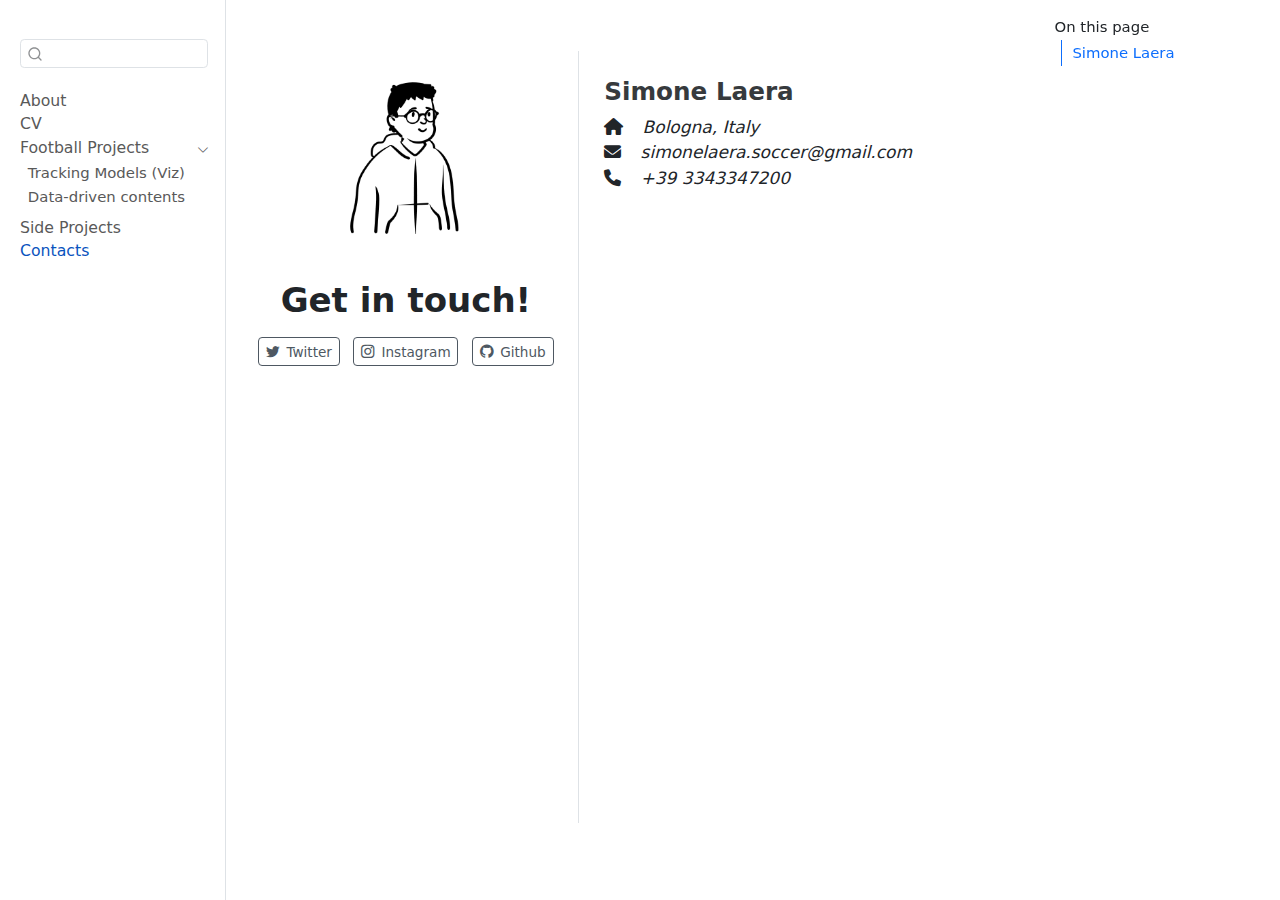
<file: contact.html>
<!DOCTYPE html>
<html xmlns="http://www.w3.org/1999/xhtml" lang="en" xml:lang="en"><head>

<meta charset="utf-8">
<meta name="generator" content="quarto-1.6.42">

<meta name="viewport" content="width=device-width, initial-scale=1.0, user-scalable=yes">


<title>Get in touch!</title>
<style>
code{white-space: pre-wrap;}
span.smallcaps{font-variant: small-caps;}
div.columns{display: flex; gap: min(4vw, 1.5em);}
div.column{flex: auto; overflow-x: auto;}
div.hanging-indent{margin-left: 1.5em; text-indent: -1.5em;}
ul.task-list{list-style: none;}
ul.task-list li input[type="checkbox"] {
  width: 0.8em;
  margin: 0 0.8em 0.2em -1em; /* quarto-specific, see https://github.com/quarto-dev/quarto-cli/issues/4556 */ 
  vertical-align: middle;
}
</style>


<script src="site_libs/quarto-nav/quarto-nav.js"></script>
<script src="site_libs/quarto-nav/headroom.min.js"></script>
<script src="site_libs/clipboard/clipboard.min.js"></script>
<script src="site_libs/quarto-search/autocomplete.umd.js"></script>
<script src="site_libs/quarto-search/fuse.min.js"></script>
<script src="site_libs/quarto-search/quarto-search.js"></script>
<meta name="quarto:offset" content="./">
<script src="site_libs/quarto-html/quarto.js"></script>
<script src="site_libs/quarto-html/popper.min.js"></script>
<script src="site_libs/quarto-html/tippy.umd.min.js"></script>
<link href="site_libs/quarto-html/tippy.css" rel="stylesheet">
<link href="site_libs/quarto-html/quarto-syntax-highlighting-2f5df379a58b258e96c21c0638c20c03.css" rel="stylesheet" id="quarto-text-highlighting-styles">
<script src="site_libs/bootstrap/bootstrap.min.js"></script>
<link href="site_libs/bootstrap/bootstrap-icons.css" rel="stylesheet">
<link href="site_libs/bootstrap/bootstrap-d77c7e42932af311dec7bb6b9e082a0c.min.css" rel="stylesheet" append-hash="true" id="quarto-bootstrap" data-mode="light">
<link href="site_libs/quarto-contrib/fontawesome6-0.1.0/all.css" rel="stylesheet">
<link href="site_libs/quarto-contrib/fontawesome6-0.1.0/latex-fontsize.css" rel="stylesheet">
<script id="quarto-search-options" type="application/json">{
  "location": "sidebar",
  "copy-button": false,
  "collapse-after": 3,
  "panel-placement": "start",
  "type": "textbox",
  "limit": 50,
  "keyboard-shortcut": [
    "f",
    "/",
    "s"
  ],
  "show-item-context": false,
  "language": {
    "search-no-results-text": "No results",
    "search-matching-documents-text": "matching documents",
    "search-copy-link-title": "Copy link to search",
    "search-hide-matches-text": "Hide additional matches",
    "search-more-match-text": "more match in this document",
    "search-more-matches-text": "more matches in this document",
    "search-clear-button-title": "Clear",
    "search-text-placeholder": "",
    "search-detached-cancel-button-title": "Cancel",
    "search-submit-button-title": "Submit",
    "search-label": "Search"
  }
}</script>


<link rel="stylesheet" href="styles.css">
</head>

<body class="nav-sidebar docked">

<div id="quarto-search-results"></div>
  <header id="quarto-header" class="headroom fixed-top">
  <nav class="quarto-secondary-nav">
    <div class="container-fluid d-flex">
      <button type="button" class="quarto-btn-toggle btn" data-bs-toggle="collapse" role="button" data-bs-target=".quarto-sidebar-collapse-item" aria-controls="quarto-sidebar" aria-expanded="false" aria-label="Toggle sidebar navigation" onclick="if (window.quartoToggleHeadroom) { window.quartoToggleHeadroom(); }">
        <i class="bi bi-layout-text-sidebar-reverse"></i>
      </button>
        <nav class="quarto-page-breadcrumbs" aria-label="breadcrumb"><ol class="breadcrumb"><li class="breadcrumb-item"><a href="./contact.html">Contacts</a></li></ol></nav>
        <a class="flex-grow-1" role="navigation" data-bs-toggle="collapse" data-bs-target=".quarto-sidebar-collapse-item" aria-controls="quarto-sidebar" aria-expanded="false" aria-label="Toggle sidebar navigation" onclick="if (window.quartoToggleHeadroom) { window.quartoToggleHeadroom(); }">      
        </a>
      <button type="button" class="btn quarto-search-button" aria-label="Search" onclick="window.quartoOpenSearch();">
        <i class="bi bi-search"></i>
      </button>
    </div>
  </nav>
</header>
<!-- content -->
<div id="quarto-content" class="quarto-container page-columns page-rows-contents page-layout-full">
<!-- sidebar -->
  <nav id="quarto-sidebar" class="sidebar collapse collapse-horizontal quarto-sidebar-collapse-item sidebar-navigation docked overflow-auto">
        <div class="mt-2 flex-shrink-0 align-items-center">
        <div class="sidebar-search">
        <div id="quarto-search" class="" title="Search"></div>
        </div>
        </div>
    <div class="sidebar-menu-container"> 
    <ul class="list-unstyled mt-1">
        <li class="sidebar-item">
  <div class="sidebar-item-container"> 
  <a href="./index.html" class="sidebar-item-text sidebar-link">
 <span class="menu-text">About</span></a>
  </div>
</li>
        <li class="sidebar-item">
  <div class="sidebar-item-container"> 
  <a href="./cv.html" class="sidebar-item-text sidebar-link">
 <span class="menu-text">CV</span></a>
  </div>
</li>
        <li class="sidebar-item sidebar-item-section">
      <div class="sidebar-item-container"> 
            <a class="sidebar-item-text sidebar-link text-start" data-bs-toggle="collapse" data-bs-target="#quarto-sidebar-section-1" role="navigation" aria-expanded="true">
 <span class="menu-text">Football Projects</span></a>
          <a class="sidebar-item-toggle text-start" data-bs-toggle="collapse" data-bs-target="#quarto-sidebar-section-1" role="navigation" aria-expanded="true" aria-label="Toggle section">
            <i class="bi bi-chevron-right ms-2"></i>
          </a> 
      </div>
      <ul id="quarto-sidebar-section-1" class="collapse list-unstyled sidebar-section depth1 show">  
          <li class="sidebar-item">
  <div class="sidebar-item-container"> 
  <a href="./visuals.html" class="sidebar-item-text sidebar-link">
 <span class="menu-text">Tracking Models (Viz)</span></a>
  </div>
</li>
          <li class="sidebar-item">
  <div class="sidebar-item-container"> 
  <a href="./side_football.html" class="sidebar-item-text sidebar-link">
 <span class="menu-text">Data-driven contents</span></a>
  </div>
</li>
      </ul>
  </li>
        <li class="sidebar-item">
  <div class="sidebar-item-container"> 
  <a href="./side.html" class="sidebar-item-text sidebar-link">
 <span class="menu-text">Side Projects</span></a>
  </div>
</li>
        <li class="sidebar-item">
  <div class="sidebar-item-container"> 
  <a href="./contact.html" class="sidebar-item-text sidebar-link active">
 <span class="menu-text">Contacts</span></a>
  </div>
</li>
    </ul>
    </div>
</nav>
<div id="quarto-sidebar-glass" class="quarto-sidebar-collapse-item" data-bs-toggle="collapse" data-bs-target=".quarto-sidebar-collapse-item"></div>
<!-- margin-sidebar -->
    <div id="quarto-margin-sidebar" class="sidebar margin-sidebar">
        <nav id="TOC" role="doc-toc" class="toc-active">
    <h2 id="toc-title">On this page</h2>
  <ul>
  <li><a href="#simone-laera" id="toc-simone-laera" class="nav-link active" data-scroll-target="#simone-laera">Simone Laera</a></li>
  </ul>
</nav>
    </div>
<!-- main -->
<div class="quarto-about-trestles column-body">
  <div class="about-entity">
    <img src="avatar.png" class="about-image
  rounded " style="width: 12em;">
<header id="title-block-header" class="quarto-title-block default">
<div class="quarto-title">
<h1 class="title">Get in touch!</h1>
</div>
<div class="quarto-title-meta column-body">
  </div>
</header>
    <div class="about-links">
  <a href="https://x.com/simonelaera" class="about-link" rel="" target="">
    <i class="bi bi-twitter"></i>
     <span class="about-link-text">Twitter</span>
  </a>
  <a href="https://www.instagram.com/simonelaera" class="about-link" rel="" target="">
    <i class="bi bi-instagram"></i>
     <span class="about-link-text">Instagram</span>
  </a>
  <a href="https://github.com/simone-laera" class="about-link" rel="" target="">
    <i class="bi bi-github"></i>
     <span class="about-link-text">Github</span>
  </a>
</div>
  </div>
  <div class="about-contents"><main class="content column-body" id="quarto-document-content">

<section id="simone-laera" class="level3">
<h3 data-anchor-id="simone-laera">Simone Laera</h3>
<p><i class="fa-solid fa-home" aria-label="home"></i>   <em>Bologna, Italy</em><br>
<i class="fa-solid fa-envelope" aria-label="envelope"></i>   <em>simonelaera.soccer@gmail.com</em><br>
<i class="fa-solid fa-phone" aria-label="phone"></i>   <em>+39 3343347200</em><br>
</p>


</section>
</main></div>
</div>
 <!-- /main -->
<script id="quarto-html-after-body" type="application/javascript">
window.document.addEventListener("DOMContentLoaded", function (event) {
  const toggleBodyColorMode = (bsSheetEl) => {
    const mode = bsSheetEl.getAttribute("data-mode");
    const bodyEl = window.document.querySelector("body");
    if (mode === "dark") {
      bodyEl.classList.add("quarto-dark");
      bodyEl.classList.remove("quarto-light");
    } else {
      bodyEl.classList.add("quarto-light");
      bodyEl.classList.remove("quarto-dark");
    }
  }
  const toggleBodyColorPrimary = () => {
    const bsSheetEl = window.document.querySelector("link#quarto-bootstrap");
    if (bsSheetEl) {
      toggleBodyColorMode(bsSheetEl);
    }
  }
  toggleBodyColorPrimary();  
  const isCodeAnnotation = (el) => {
    for (const clz of el.classList) {
      if (clz.startsWith('code-annotation-')) {                     
        return true;
      }
    }
    return false;
  }
  const onCopySuccess = function(e) {
    // button target
    const button = e.trigger;
    // don't keep focus
    button.blur();
    // flash "checked"
    button.classList.add('code-copy-button-checked');
    var currentTitle = button.getAttribute("title");
    button.setAttribute("title", "Copied!");
    let tooltip;
    if (window.bootstrap) {
      button.setAttribute("data-bs-toggle", "tooltip");
      button.setAttribute("data-bs-placement", "left");
      button.setAttribute("data-bs-title", "Copied!");
      tooltip = new bootstrap.Tooltip(button, 
        { trigger: "manual", 
          customClass: "code-copy-button-tooltip",
          offset: [0, -8]});
      tooltip.show();    
    }
    setTimeout(function() {
      if (tooltip) {
        tooltip.hide();
        button.removeAttribute("data-bs-title");
        button.removeAttribute("data-bs-toggle");
        button.removeAttribute("data-bs-placement");
      }
      button.setAttribute("title", currentTitle);
      button.classList.remove('code-copy-button-checked');
    }, 1000);
    // clear code selection
    e.clearSelection();
  }
  const getTextToCopy = function(trigger) {
      const codeEl = trigger.previousElementSibling.cloneNode(true);
      for (const childEl of codeEl.children) {
        if (isCodeAnnotation(childEl)) {
          childEl.remove();
        }
      }
      return codeEl.innerText;
  }
  const clipboard = new window.ClipboardJS('.code-copy-button:not([data-in-quarto-modal])', {
    text: getTextToCopy
  });
  clipboard.on('success', onCopySuccess);
  if (window.document.getElementById('quarto-embedded-source-code-modal')) {
    const clipboardModal = new window.ClipboardJS('.code-copy-button[data-in-quarto-modal]', {
      text: getTextToCopy,
      container: window.document.getElementById('quarto-embedded-source-code-modal')
    });
    clipboardModal.on('success', onCopySuccess);
  }
    var localhostRegex = new RegExp(/^(?:http|https):\/\/localhost\:?[0-9]*\//);
    var mailtoRegex = new RegExp(/^mailto:/);
      var filterRegex = new RegExp("https:\/\/simone-laera\.github\.io\/about\/");
    var isInternal = (href) => {
        return filterRegex.test(href) || localhostRegex.test(href) || mailtoRegex.test(href);
    }
    // Inspect non-navigation links and adorn them if external
 	var links = window.document.querySelectorAll('a[href]:not(.nav-link):not(.navbar-brand):not(.toc-action):not(.sidebar-link):not(.sidebar-item-toggle):not(.pagination-link):not(.no-external):not([aria-hidden]):not(.dropdown-item):not(.quarto-navigation-tool):not(.about-link)');
    for (var i=0; i<links.length; i++) {
      const link = links[i];
      if (!isInternal(link.href)) {
        // undo the damage that might have been done by quarto-nav.js in the case of
        // links that we want to consider external
        if (link.dataset.originalHref !== undefined) {
          link.href = link.dataset.originalHref;
        }
      }
    }
  function tippyHover(el, contentFn, onTriggerFn, onUntriggerFn) {
    const config = {
      allowHTML: true,
      maxWidth: 500,
      delay: 100,
      arrow: false,
      appendTo: function(el) {
          return el.parentElement;
      },
      interactive: true,
      interactiveBorder: 10,
      theme: 'quarto',
      placement: 'bottom-start',
    };
    if (contentFn) {
      config.content = contentFn;
    }
    if (onTriggerFn) {
      config.onTrigger = onTriggerFn;
    }
    if (onUntriggerFn) {
      config.onUntrigger = onUntriggerFn;
    }
    window.tippy(el, config); 
  }
  const noterefs = window.document.querySelectorAll('a[role="doc-noteref"]');
  for (var i=0; i<noterefs.length; i++) {
    const ref = noterefs[i];
    tippyHover(ref, function() {
      // use id or data attribute instead here
      let href = ref.getAttribute('data-footnote-href') || ref.getAttribute('href');
      try { href = new URL(href).hash; } catch {}
      const id = href.replace(/^#\/?/, "");
      const note = window.document.getElementById(id);
      if (note) {
        return note.innerHTML;
      } else {
        return "";
      }
    });
  }
  const xrefs = window.document.querySelectorAll('a.quarto-xref');
  const processXRef = (id, note) => {
    // Strip column container classes
    const stripColumnClz = (el) => {
      el.classList.remove("page-full", "page-columns");
      if (el.children) {
        for (const child of el.children) {
          stripColumnClz(child);
        }
      }
    }
    stripColumnClz(note)
    if (id === null || id.startsWith('sec-')) {
      // Special case sections, only their first couple elements
      const container = document.createElement("div");
      if (note.children && note.children.length > 2) {
        container.appendChild(note.children[0].cloneNode(true));
        for (let i = 1; i < note.children.length; i++) {
          const child = note.children[i];
          if (child.tagName === "P" && child.innerText === "") {
            continue;
          } else {
            container.appendChild(child.cloneNode(true));
            break;
          }
        }
        if (window.Quarto?.typesetMath) {
          window.Quarto.typesetMath(container);
        }
        return container.innerHTML
      } else {
        if (window.Quarto?.typesetMath) {
          window.Quarto.typesetMath(note);
        }
        return note.innerHTML;
      }
    } else {
      // Remove any anchor links if they are present
      const anchorLink = note.querySelector('a.anchorjs-link');
      if (anchorLink) {
        anchorLink.remove();
      }
      if (window.Quarto?.typesetMath) {
        window.Quarto.typesetMath(note);
      }
      if (note.classList.contains("callout")) {
        return note.outerHTML;
      } else {
        return note.innerHTML;
      }
    }
  }
  for (var i=0; i<xrefs.length; i++) {
    const xref = xrefs[i];
    tippyHover(xref, undefined, function(instance) {
      instance.disable();
      let url = xref.getAttribute('href');
      let hash = undefined; 
      if (url.startsWith('#')) {
        hash = url;
      } else {
        try { hash = new URL(url).hash; } catch {}
      }
      if (hash) {
        const id = hash.replace(/^#\/?/, "");
        const note = window.document.getElementById(id);
        if (note !== null) {
          try {
            const html = processXRef(id, note.cloneNode(true));
            instance.setContent(html);
          } finally {
            instance.enable();
            instance.show();
          }
        } else {
          // See if we can fetch this
          fetch(url.split('#')[0])
          .then(res => res.text())
          .then(html => {
            const parser = new DOMParser();
            const htmlDoc = parser.parseFromString(html, "text/html");
            const note = htmlDoc.getElementById(id);
            if (note !== null) {
              const html = processXRef(id, note);
              instance.setContent(html);
            } 
          }).finally(() => {
            instance.enable();
            instance.show();
          });
        }
      } else {
        // See if we can fetch a full url (with no hash to target)
        // This is a special case and we should probably do some content thinning / targeting
        fetch(url)
        .then(res => res.text())
        .then(html => {
          const parser = new DOMParser();
          const htmlDoc = parser.parseFromString(html, "text/html");
          const note = htmlDoc.querySelector('main.content');
          if (note !== null) {
            // This should only happen for chapter cross references
            // (since there is no id in the URL)
            // remove the first header
            if (note.children.length > 0 && note.children[0].tagName === "HEADER") {
              note.children[0].remove();
            }
            const html = processXRef(null, note);
            instance.setContent(html);
          } 
        }).finally(() => {
          instance.enable();
          instance.show();
        });
      }
    }, function(instance) {
    });
  }
      let selectedAnnoteEl;
      const selectorForAnnotation = ( cell, annotation) => {
        let cellAttr = 'data-code-cell="' + cell + '"';
        let lineAttr = 'data-code-annotation="' +  annotation + '"';
        const selector = 'span[' + cellAttr + '][' + lineAttr + ']';
        return selector;
      }
      const selectCodeLines = (annoteEl) => {
        const doc = window.document;
        const targetCell = annoteEl.getAttribute("data-target-cell");
        const targetAnnotation = annoteEl.getAttribute("data-target-annotation");
        const annoteSpan = window.document.querySelector(selectorForAnnotation(targetCell, targetAnnotation));
        const lines = annoteSpan.getAttribute("data-code-lines").split(",");
        const lineIds = lines.map((line) => {
          return targetCell + "-" + line;
        })
        let top = null;
        let height = null;
        let parent = null;
        if (lineIds.length > 0) {
            //compute the position of the single el (top and bottom and make a div)
            const el = window.document.getElementById(lineIds[0]);
            top = el.offsetTop;
            height = el.offsetHeight;
            parent = el.parentElement.parentElement;
          if (lineIds.length > 1) {
            const lastEl = window.document.getElementById(lineIds[lineIds.length - 1]);
            const bottom = lastEl.offsetTop + lastEl.offsetHeight;
            height = bottom - top;
          }
          if (top !== null && height !== null && parent !== null) {
            // cook up a div (if necessary) and position it 
            let div = window.document.getElementById("code-annotation-line-highlight");
            if (div === null) {
              div = window.document.createElement("div");
              div.setAttribute("id", "code-annotation-line-highlight");
              div.style.position = 'absolute';
              parent.appendChild(div);
            }
            div.style.top = top - 2 + "px";
            div.style.height = height + 4 + "px";
            div.style.left = 0;
            let gutterDiv = window.document.getElementById("code-annotation-line-highlight-gutter");
            if (gutterDiv === null) {
              gutterDiv = window.document.createElement("div");
              gutterDiv.setAttribute("id", "code-annotation-line-highlight-gutter");
              gutterDiv.style.position = 'absolute';
              const codeCell = window.document.getElementById(targetCell);
              const gutter = codeCell.querySelector('.code-annotation-gutter');
              gutter.appendChild(gutterDiv);
            }
            gutterDiv.style.top = top - 2 + "px";
            gutterDiv.style.height = height + 4 + "px";
          }
          selectedAnnoteEl = annoteEl;
        }
      };
      const unselectCodeLines = () => {
        const elementsIds = ["code-annotation-line-highlight", "code-annotation-line-highlight-gutter"];
        elementsIds.forEach((elId) => {
          const div = window.document.getElementById(elId);
          if (div) {
            div.remove();
          }
        });
        selectedAnnoteEl = undefined;
      };
        // Handle positioning of the toggle
    window.addEventListener(
      "resize",
      throttle(() => {
        elRect = undefined;
        if (selectedAnnoteEl) {
          selectCodeLines(selectedAnnoteEl);
        }
      }, 10)
    );
    function throttle(fn, ms) {
    let throttle = false;
    let timer;
      return (...args) => {
        if(!throttle) { // first call gets through
            fn.apply(this, args);
            throttle = true;
        } else { // all the others get throttled
            if(timer) clearTimeout(timer); // cancel #2
            timer = setTimeout(() => {
              fn.apply(this, args);
              timer = throttle = false;
            }, ms);
        }
      };
    }
      // Attach click handler to the DT
      const annoteDls = window.document.querySelectorAll('dt[data-target-cell]');
      for (const annoteDlNode of annoteDls) {
        annoteDlNode.addEventListener('click', (event) => {
          const clickedEl = event.target;
          if (clickedEl !== selectedAnnoteEl) {
            unselectCodeLines();
            const activeEl = window.document.querySelector('dt[data-target-cell].code-annotation-active');
            if (activeEl) {
              activeEl.classList.remove('code-annotation-active');
            }
            selectCodeLines(clickedEl);
            clickedEl.classList.add('code-annotation-active');
          } else {
            // Unselect the line
            unselectCodeLines();
            clickedEl.classList.remove('code-annotation-active');
          }
        });
      }
  const findCites = (el) => {
    const parentEl = el.parentElement;
    if (parentEl) {
      const cites = parentEl.dataset.cites;
      if (cites) {
        return {
          el,
          cites: cites.split(' ')
        };
      } else {
        return findCites(el.parentElement)
      }
    } else {
      return undefined;
    }
  };
  var bibliorefs = window.document.querySelectorAll('a[role="doc-biblioref"]');
  for (var i=0; i<bibliorefs.length; i++) {
    const ref = bibliorefs[i];
    const citeInfo = findCites(ref);
    if (citeInfo) {
      tippyHover(citeInfo.el, function() {
        var popup = window.document.createElement('div');
        citeInfo.cites.forEach(function(cite) {
          var citeDiv = window.document.createElement('div');
          citeDiv.classList.add('hanging-indent');
          citeDiv.classList.add('csl-entry');
          var biblioDiv = window.document.getElementById('ref-' + cite);
          if (biblioDiv) {
            citeDiv.innerHTML = biblioDiv.innerHTML;
          }
          popup.appendChild(citeDiv);
        });
        return popup.innerHTML;
      });
    }
  }
});
</script>
</div> <!-- /content -->




</body></html>
</file>
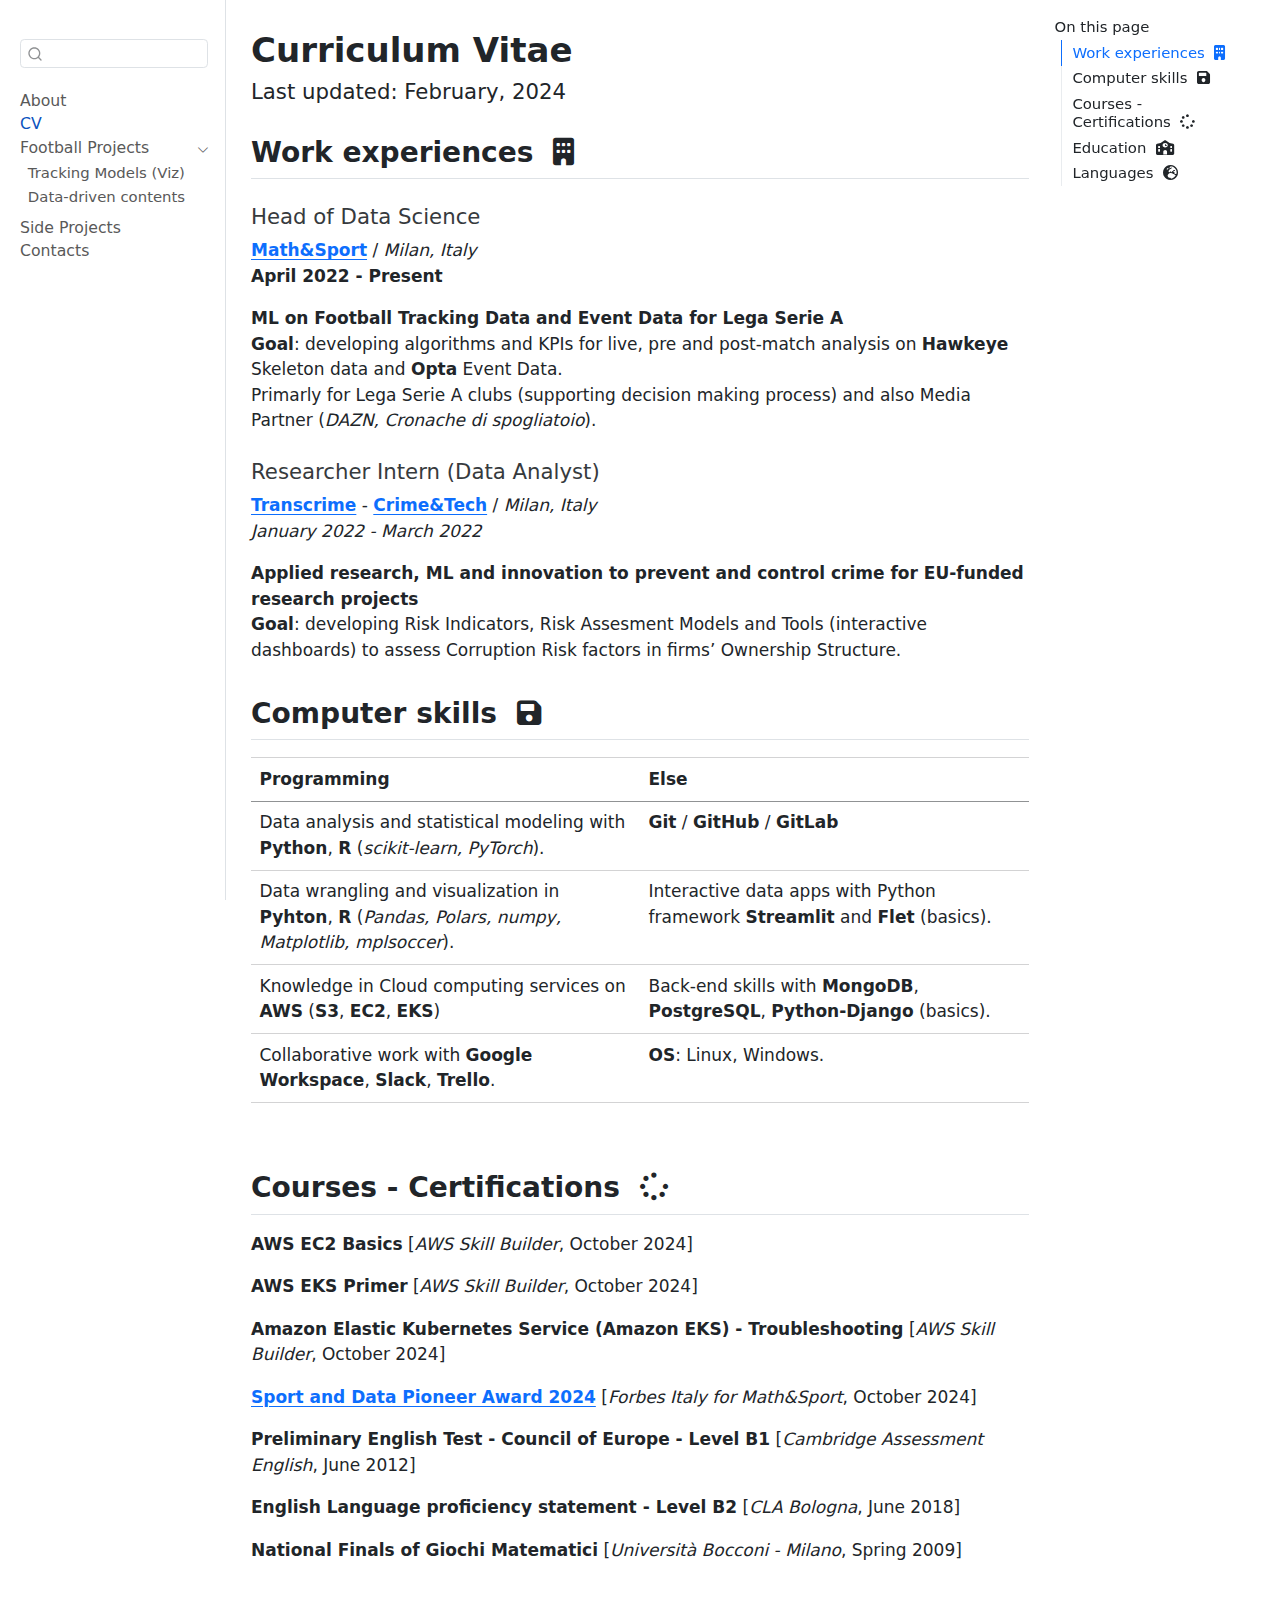
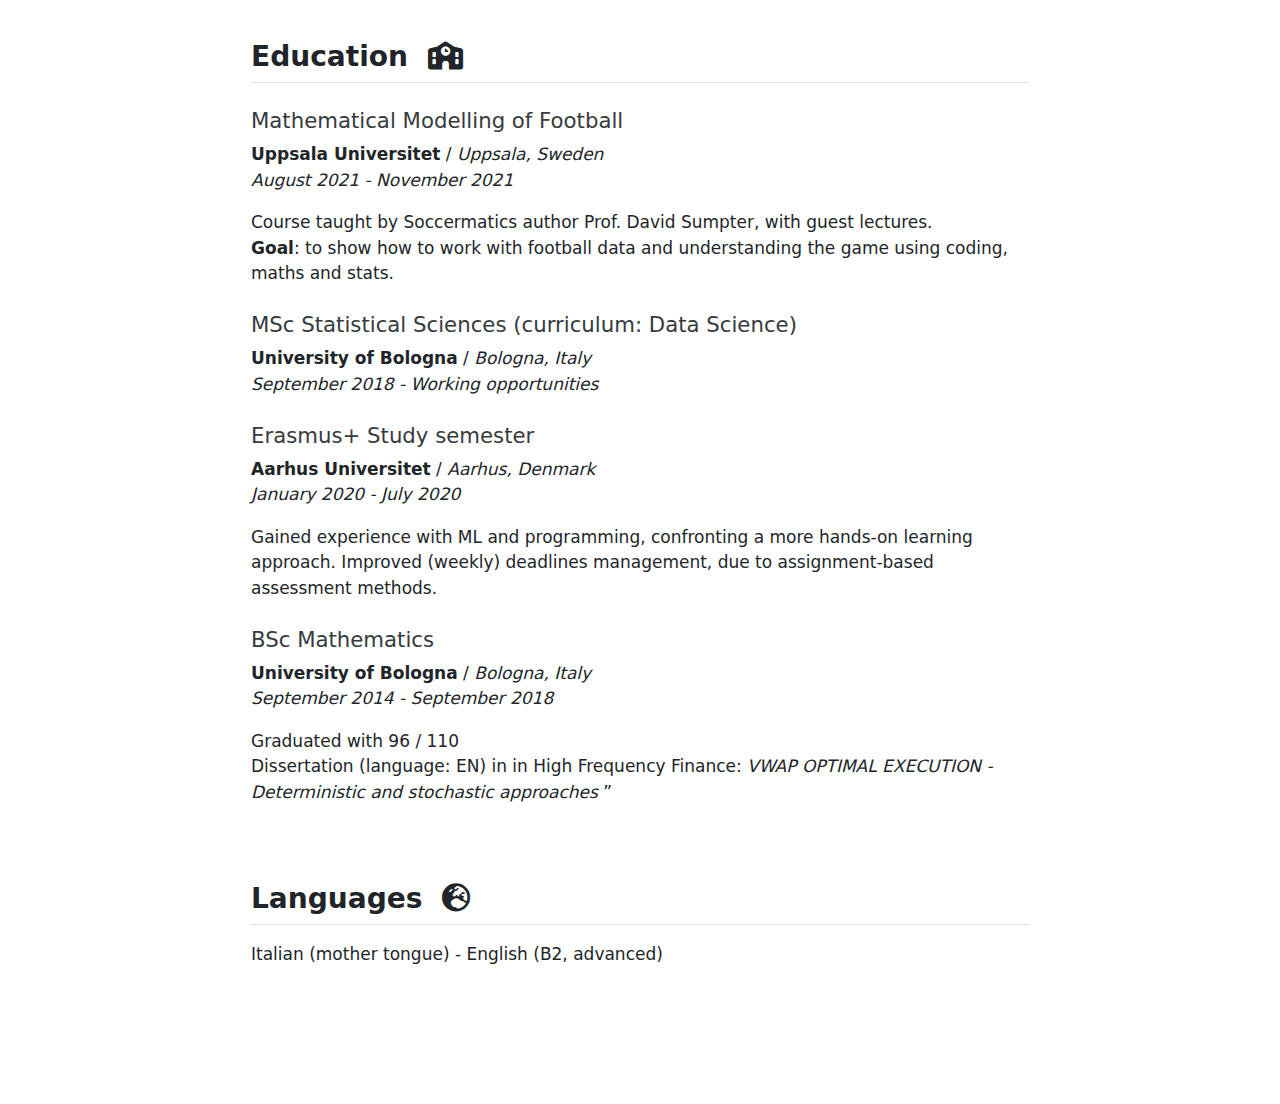
<file: cv.html>
<!DOCTYPE html>
<html xmlns="http://www.w3.org/1999/xhtml" lang="en" xml:lang="en"><head>

<meta charset="utf-8">
<meta name="generator" content="quarto-1.6.42">

<meta name="viewport" content="width=device-width, initial-scale=1.0, user-scalable=yes">


<title>Curriculum Vitae</title>
<style>
code{white-space: pre-wrap;}
span.smallcaps{font-variant: small-caps;}
div.columns{display: flex; gap: min(4vw, 1.5em);}
div.column{flex: auto; overflow-x: auto;}
div.hanging-indent{margin-left: 1.5em; text-indent: -1.5em;}
ul.task-list{list-style: none;}
ul.task-list li input[type="checkbox"] {
  width: 0.8em;
  margin: 0 0.8em 0.2em -1em; /* quarto-specific, see https://github.com/quarto-dev/quarto-cli/issues/4556 */ 
  vertical-align: middle;
}
</style>


<script src="site_libs/quarto-nav/quarto-nav.js"></script>
<script src="site_libs/quarto-nav/headroom.min.js"></script>
<script src="site_libs/clipboard/clipboard.min.js"></script>
<script src="site_libs/quarto-search/autocomplete.umd.js"></script>
<script src="site_libs/quarto-search/fuse.min.js"></script>
<script src="site_libs/quarto-search/quarto-search.js"></script>
<meta name="quarto:offset" content="./">
<script src="site_libs/quarto-html/quarto.js"></script>
<script src="site_libs/quarto-html/popper.min.js"></script>
<script src="site_libs/quarto-html/tippy.umd.min.js"></script>
<script src="site_libs/quarto-html/anchor.min.js"></script>
<link href="site_libs/quarto-html/tippy.css" rel="stylesheet">
<link href="site_libs/quarto-html/quarto-syntax-highlighting-2f5df379a58b258e96c21c0638c20c03.css" rel="stylesheet" id="quarto-text-highlighting-styles">
<script src="site_libs/bootstrap/bootstrap.min.js"></script>
<link href="site_libs/bootstrap/bootstrap-icons.css" rel="stylesheet">
<link href="site_libs/bootstrap/bootstrap-d77c7e42932af311dec7bb6b9e082a0c.min.css" rel="stylesheet" append-hash="true" id="quarto-bootstrap" data-mode="light">
<link href="site_libs/quarto-contrib/fontawesome6-0.1.0/all.css" rel="stylesheet">
<link href="site_libs/quarto-contrib/fontawesome6-0.1.0/latex-fontsize.css" rel="stylesheet">
<script id="quarto-search-options" type="application/json">{
  "location": "sidebar",
  "copy-button": false,
  "collapse-after": 3,
  "panel-placement": "start",
  "type": "textbox",
  "limit": 50,
  "keyboard-shortcut": [
    "f",
    "/",
    "s"
  ],
  "show-item-context": false,
  "language": {
    "search-no-results-text": "No results",
    "search-matching-documents-text": "matching documents",
    "search-copy-link-title": "Copy link to search",
    "search-hide-matches-text": "Hide additional matches",
    "search-more-match-text": "more match in this document",
    "search-more-matches-text": "more matches in this document",
    "search-clear-button-title": "Clear",
    "search-text-placeholder": "",
    "search-detached-cancel-button-title": "Cancel",
    "search-submit-button-title": "Submit",
    "search-label": "Search"
  }
}</script>


<link rel="stylesheet" href="styles.css">
</head>

<body class="nav-sidebar docked">

<div id="quarto-search-results"></div>
  <header id="quarto-header" class="headroom fixed-top">
  <nav class="quarto-secondary-nav">
    <div class="container-fluid d-flex">
      <button type="button" class="quarto-btn-toggle btn" data-bs-toggle="collapse" role="button" data-bs-target=".quarto-sidebar-collapse-item" aria-controls="quarto-sidebar" aria-expanded="false" aria-label="Toggle sidebar navigation" onclick="if (window.quartoToggleHeadroom) { window.quartoToggleHeadroom(); }">
        <i class="bi bi-layout-text-sidebar-reverse"></i>
      </button>
        <nav class="quarto-page-breadcrumbs" aria-label="breadcrumb"><ol class="breadcrumb"><li class="breadcrumb-item"><a href="./cv.html">CV</a></li></ol></nav>
        <a class="flex-grow-1" role="navigation" data-bs-toggle="collapse" data-bs-target=".quarto-sidebar-collapse-item" aria-controls="quarto-sidebar" aria-expanded="false" aria-label="Toggle sidebar navigation" onclick="if (window.quartoToggleHeadroom) { window.quartoToggleHeadroom(); }">      
        </a>
      <button type="button" class="btn quarto-search-button" aria-label="Search" onclick="window.quartoOpenSearch();">
        <i class="bi bi-search"></i>
      </button>
    </div>
  </nav>
</header>
<!-- content -->
<div id="quarto-content" class="quarto-container page-columns page-rows-contents page-layout-article">
<!-- sidebar -->
  <nav id="quarto-sidebar" class="sidebar collapse collapse-horizontal quarto-sidebar-collapse-item sidebar-navigation docked overflow-auto">
        <div class="mt-2 flex-shrink-0 align-items-center">
        <div class="sidebar-search">
        <div id="quarto-search" class="" title="Search"></div>
        </div>
        </div>
    <div class="sidebar-menu-container"> 
    <ul class="list-unstyled mt-1">
        <li class="sidebar-item">
  <div class="sidebar-item-container"> 
  <a href="./index.html" class="sidebar-item-text sidebar-link">
 <span class="menu-text">About</span></a>
  </div>
</li>
        <li class="sidebar-item">
  <div class="sidebar-item-container"> 
  <a href="./cv.html" class="sidebar-item-text sidebar-link active">
 <span class="menu-text">CV</span></a>
  </div>
</li>
        <li class="sidebar-item sidebar-item-section">
      <div class="sidebar-item-container"> 
            <a class="sidebar-item-text sidebar-link text-start" data-bs-toggle="collapse" data-bs-target="#quarto-sidebar-section-1" role="navigation" aria-expanded="true">
 <span class="menu-text">Football Projects</span></a>
          <a class="sidebar-item-toggle text-start" data-bs-toggle="collapse" data-bs-target="#quarto-sidebar-section-1" role="navigation" aria-expanded="true" aria-label="Toggle section">
            <i class="bi bi-chevron-right ms-2"></i>
          </a> 
      </div>
      <ul id="quarto-sidebar-section-1" class="collapse list-unstyled sidebar-section depth1 show">  
          <li class="sidebar-item">
  <div class="sidebar-item-container"> 
  <a href="./visuals.html" class="sidebar-item-text sidebar-link">
 <span class="menu-text">Tracking Models (Viz)</span></a>
  </div>
</li>
          <li class="sidebar-item">
  <div class="sidebar-item-container"> 
  <a href="./side_football.html" class="sidebar-item-text sidebar-link">
 <span class="menu-text">Data-driven contents</span></a>
  </div>
</li>
      </ul>
  </li>
        <li class="sidebar-item">
  <div class="sidebar-item-container"> 
  <a href="./side.html" class="sidebar-item-text sidebar-link">
 <span class="menu-text">Side Projects</span></a>
  </div>
</li>
        <li class="sidebar-item">
  <div class="sidebar-item-container"> 
  <a href="./contact.html" class="sidebar-item-text sidebar-link">
 <span class="menu-text">Contacts</span></a>
  </div>
</li>
    </ul>
    </div>
</nav>
<div id="quarto-sidebar-glass" class="quarto-sidebar-collapse-item" data-bs-toggle="collapse" data-bs-target=".quarto-sidebar-collapse-item"></div>
<!-- margin-sidebar -->
    <div id="quarto-margin-sidebar" class="sidebar margin-sidebar">
        <nav id="TOC" role="doc-toc" class="toc-active">
    <h2 id="toc-title">On this page</h2>
   
  <ul>
  <li><a href="#work-experiences" id="toc-work-experiences" class="nav-link active" data-scroll-target="#work-experiences">Work experiences&nbsp;&nbsp;<i class="fa-solid fa-building" aria-label="building"></i></a></li>
  <li><a href="#computer-skills" id="toc-computer-skills" class="nav-link" data-scroll-target="#computer-skills">Computer skills&nbsp;&nbsp;<i class="fa-solid fa-floppy-disk" aria-label="floppy-disk"></i></a></li>
  <li><a href="#courses---certifications" id="toc-courses---certifications" class="nav-link" data-scroll-target="#courses---certifications">Courses - Certifications&nbsp;&nbsp;<i class="fa-solid fa-spinner" aria-label="spinner"></i></a></li>
  <li><a href="#education" id="toc-education" class="nav-link" data-scroll-target="#education">Education&nbsp;&nbsp;<i class="fa-solid fa-school" aria-label="school"></i></a></li>
  <li><a href="#languages" id="toc-languages" class="nav-link" data-scroll-target="#languages">Languages&nbsp;&nbsp;<i class="fa-solid fa-earth-europe" aria-label="earth-europe"></i></a></li>
  </ul>
</nav>
    </div>
<!-- main -->
<main class="content" id="quarto-document-content">

<header id="title-block-header" class="quarto-title-block default">
<div class="quarto-title">
<h1 class="title">Curriculum Vitae</h1>
<p class="subtitle lead">Last updated: February, 2024</p>
</div>



<div class="quarto-title-meta">

    
  
    
  </div>
  


</header>


<section id="work-experiences" class="level2">
<h2 class="anchored" data-anchor-id="work-experiences">Work experiences&nbsp;&nbsp;<i class="fa-solid fa-building" aria-label="building"></i></h2>
<section id="head-of-data-science" class="level4">
<h4 class="anchored" data-anchor-id="head-of-data-science">Head of Data Science</h4>
<p><a href="https://mathandsport.com/"><strong>Math&amp;Sport</strong></a> / <em>Milan, Italy</em><br>
<strong>April 2022 - Present</strong></p>
<p><strong>ML on Football Tracking Data and Event Data for Lega Serie A</strong><br>
<strong>Goal</strong>: developing algorithms and KPIs for live, pre and post-match analysis on <strong>Hawkeye</strong> Skeleton data and <strong>Opta</strong> Event Data.<br>
Primarly for Lega Serie A clubs (supporting decision making process) and also Media Partner (<em>DAZN, Cronache di spogliatoio</em>).</p>
</section>
<section id="researcher-intern-data-analyst" class="level4">
<h4 class="anchored" data-anchor-id="researcher-intern-data-analyst">Researcher Intern (Data Analyst)</h4>
<p><a href="https://www.transcrime.it/en/"><strong>Transcrime</strong></a> - <a href="https://crimetech.it/"><strong>Crime&amp;Tech</strong></a> / <em>Milan, Italy</em><br>
<em>January 2022 - March 2022</em></p>
<p><strong>Applied research, ML and innovation to prevent and control crime for EU-funded research projects</strong><br>
<strong>Goal</strong>: developing Risk Indicators, Risk Assesment Models and Tools (interactive dashboards) to assess Corruption Risk factors in firms’ Ownership Structure.<br>
</p>
</section>
</section>
<section id="computer-skills" class="level2">
<h2 class="anchored" data-anchor-id="computer-skills">Computer skills&nbsp;&nbsp;<i class="fa-solid fa-floppy-disk" aria-label="floppy-disk"></i></h2>
<table class="caption-top table">
<colgroup>
<col style="width: 50%">
<col style="width: 50%">
</colgroup>
<thead>
<tr class="header">
<th>Programming</th>
<th>Else</th>
</tr>
</thead>
<tbody>
<tr class="odd">
<td>Data analysis and statistical modeling with <strong>Python</strong>, <strong>R</strong> (<em>scikit-learn, PyTorch</em>).</td>
<td><strong>Git</strong> / <strong>GitHub</strong> / <strong>GitLab</strong></td>
</tr>
<tr class="even">
<td>Data wrangling and visualization in <strong>Pyhton</strong>, <strong>R</strong> (<em>Pandas, Polars, numpy, Matplotlib, mplsoccer</em>).</td>
<td>Interactive data apps with Python framework <strong>Streamlit</strong> and <strong>Flet</strong> (basics).</td>
</tr>
<tr class="odd">
<td>Knowledge in Cloud computing services on <strong>AWS</strong> (<strong>S3</strong>, <strong>EC2</strong>, <strong>EKS</strong>)</td>
<td>Back-end skills with <strong>MongoDB</strong>, <strong>PostgreSQL</strong>, <strong>Python-Django</strong> (basics).</td>
</tr>
<tr class="even">
<td>Collaborative work with <strong>Google Workspace</strong>, <strong>Slack</strong>, <strong>Trello</strong>.</td>
<td><strong>OS</strong>: Linux, Windows.</td>
</tr>
</tbody>
</table>
<p>&nbsp;</p>
</section>
<section id="courses---certifications" class="level2">
<h2 class="anchored" data-anchor-id="courses---certifications">Courses - Certifications&nbsp;&nbsp;<i class="fa-solid fa-spinner" aria-label="spinner"></i></h2>
<p><strong>AWS EC2 Basics</strong> [<em>AWS Skill Builder</em>, October 2024]</p>
<p><strong>AWS EKS Primer</strong> [<em>AWS Skill Builder</em>, October 2024]</p>
<p><strong>Amazon Elastic Kubernetes Service (Amazon EKS) - Troubleshooting</strong> [<em>AWS Skill Builder</em>, October 2024]</p>
<p><a href="https://forbes.it/2024/10/04/sport-innovation-l-evento-di-forbes-italia/"><strong>Sport and Data Pioneer Award 2024</strong></a> [<em>Forbes Italy for Math&amp;Sport</em>, October 2024]</p>
<p><strong>Preliminary English Test - Council of Europe - Level B1</strong> [<em>Cambridge Assessment English</em>, June 2012]</p>
<p><strong>English Language proficiency statement - Level B2</strong> [<em>CLA Bologna</em>, June 2018]</p>
<p><strong>National Finals of Giochi Matematici</strong> [<em>Università Bocconi - Milano</em>, Spring 2009]</p>
<p>&nbsp;</p>
</section>
<section id="education" class="level2">
<h2 class="anchored" data-anchor-id="education">Education&nbsp;&nbsp;<i class="fa-solid fa-school" aria-label="school"></i></h2>
<section id="mathematical-modelling-of-football" class="level4">
<h4 class="anchored" data-anchor-id="mathematical-modelling-of-football">Mathematical Modelling of Football</h4>
<p><strong>Uppsala Universitet</strong> / <em>Uppsala, Sweden</em><br>
<em>August 2021 - November 2021</em></p>
<p>Course taught by Soccermatics author Prof.&nbsp;David Sumpter, with guest lectures.<br>
<strong>Goal</strong>: to show how to work with football data and understanding the game using coding, maths and stats.<br>
</p>
</section>
<section id="msc-statistical-sciences-curriculum-data-science" class="level4">
<h4 class="anchored" data-anchor-id="msc-statistical-sciences-curriculum-data-science">MSc Statistical Sciences (curriculum: Data Science)</h4>
<p><strong>University of Bologna</strong> / <em>Bologna, Italy</em><br>
<em>September 2018 - Working opportunities</em></p>
</section>
<section id="erasmus-study-semester" class="level4">
<h4 class="anchored" data-anchor-id="erasmus-study-semester">Erasmus+ Study semester</h4>
<p><strong>Aarhus Universitet</strong> / <em>Aarhus, Denmark</em><br>
<em>January 2020 - July 2020</em></p>
<p>Gained experience with ML and programming, confronting a more hands-on learning approach. Improved (weekly) deadlines management, due to assignment-based assessment methods.<br>
</p>
</section>
<section id="bsc-mathematics" class="level4">
<h4 class="anchored" data-anchor-id="bsc-mathematics">BSc Mathematics</h4>
<p><strong>University of Bologna</strong> / <em>Bologna, Italy</em><br>
<em>September 2014 - September 2018</em></p>
<p>Graduated with 96 / 110<br>
Dissertation (language: EN) in in High Frequency Finance: <em>VWAP OPTIMAL EXECUTION - Deterministic and stochastic approaches </em>”</p>
<p>&nbsp;</p>
</section>
</section>
<section id="languages" class="level2">
<h2 class="anchored" data-anchor-id="languages">Languages&nbsp;&nbsp;<i class="fa-solid fa-earth-europe" aria-label="earth-europe"></i></h2>
<p>Italian (mother tongue) - English (B2, advanced)</p>
<p>&nbsp;</p>


</section>

</main> <!-- /main -->
<script id="quarto-html-after-body" type="application/javascript">
window.document.addEventListener("DOMContentLoaded", function (event) {
  const toggleBodyColorMode = (bsSheetEl) => {
    const mode = bsSheetEl.getAttribute("data-mode");
    const bodyEl = window.document.querySelector("body");
    if (mode === "dark") {
      bodyEl.classList.add("quarto-dark");
      bodyEl.classList.remove("quarto-light");
    } else {
      bodyEl.classList.add("quarto-light");
      bodyEl.classList.remove("quarto-dark");
    }
  }
  const toggleBodyColorPrimary = () => {
    const bsSheetEl = window.document.querySelector("link#quarto-bootstrap");
    if (bsSheetEl) {
      toggleBodyColorMode(bsSheetEl);
    }
  }
  toggleBodyColorPrimary();  
  const icon = "";
  const anchorJS = new window.AnchorJS();
  anchorJS.options = {
    placement: 'right',
    icon: icon
  };
  anchorJS.add('.anchored');
  const isCodeAnnotation = (el) => {
    for (const clz of el.classList) {
      if (clz.startsWith('code-annotation-')) {                     
        return true;
      }
    }
    return false;
  }
  const onCopySuccess = function(e) {
    // button target
    const button = e.trigger;
    // don't keep focus
    button.blur();
    // flash "checked"
    button.classList.add('code-copy-button-checked');
    var currentTitle = button.getAttribute("title");
    button.setAttribute("title", "Copied!");
    let tooltip;
    if (window.bootstrap) {
      button.setAttribute("data-bs-toggle", "tooltip");
      button.setAttribute("data-bs-placement", "left");
      button.setAttribute("data-bs-title", "Copied!");
      tooltip = new bootstrap.Tooltip(button, 
        { trigger: "manual", 
          customClass: "code-copy-button-tooltip",
          offset: [0, -8]});
      tooltip.show();    
    }
    setTimeout(function() {
      if (tooltip) {
        tooltip.hide();
        button.removeAttribute("data-bs-title");
        button.removeAttribute("data-bs-toggle");
        button.removeAttribute("data-bs-placement");
      }
      button.setAttribute("title", currentTitle);
      button.classList.remove('code-copy-button-checked');
    }, 1000);
    // clear code selection
    e.clearSelection();
  }
  const getTextToCopy = function(trigger) {
      const codeEl = trigger.previousElementSibling.cloneNode(true);
      for (const childEl of codeEl.children) {
        if (isCodeAnnotation(childEl)) {
          childEl.remove();
        }
      }
      return codeEl.innerText;
  }
  const clipboard = new window.ClipboardJS('.code-copy-button:not([data-in-quarto-modal])', {
    text: getTextToCopy
  });
  clipboard.on('success', onCopySuccess);
  if (window.document.getElementById('quarto-embedded-source-code-modal')) {
    const clipboardModal = new window.ClipboardJS('.code-copy-button[data-in-quarto-modal]', {
      text: getTextToCopy,
      container: window.document.getElementById('quarto-embedded-source-code-modal')
    });
    clipboardModal.on('success', onCopySuccess);
  }
    var localhostRegex = new RegExp(/^(?:http|https):\/\/localhost\:?[0-9]*\//);
    var mailtoRegex = new RegExp(/^mailto:/);
      var filterRegex = new RegExp("https:\/\/simone-laera\.github\.io\/about\/");
    var isInternal = (href) => {
        return filterRegex.test(href) || localhostRegex.test(href) || mailtoRegex.test(href);
    }
    // Inspect non-navigation links and adorn them if external
 	var links = window.document.querySelectorAll('a[href]:not(.nav-link):not(.navbar-brand):not(.toc-action):not(.sidebar-link):not(.sidebar-item-toggle):not(.pagination-link):not(.no-external):not([aria-hidden]):not(.dropdown-item):not(.quarto-navigation-tool):not(.about-link)');
    for (var i=0; i<links.length; i++) {
      const link = links[i];
      if (!isInternal(link.href)) {
        // undo the damage that might have been done by quarto-nav.js in the case of
        // links that we want to consider external
        if (link.dataset.originalHref !== undefined) {
          link.href = link.dataset.originalHref;
        }
      }
    }
  function tippyHover(el, contentFn, onTriggerFn, onUntriggerFn) {
    const config = {
      allowHTML: true,
      maxWidth: 500,
      delay: 100,
      arrow: false,
      appendTo: function(el) {
          return el.parentElement;
      },
      interactive: true,
      interactiveBorder: 10,
      theme: 'quarto',
      placement: 'bottom-start',
    };
    if (contentFn) {
      config.content = contentFn;
    }
    if (onTriggerFn) {
      config.onTrigger = onTriggerFn;
    }
    if (onUntriggerFn) {
      config.onUntrigger = onUntriggerFn;
    }
    window.tippy(el, config); 
  }
  const noterefs = window.document.querySelectorAll('a[role="doc-noteref"]');
  for (var i=0; i<noterefs.length; i++) {
    const ref = noterefs[i];
    tippyHover(ref, function() {
      // use id or data attribute instead here
      let href = ref.getAttribute('data-footnote-href') || ref.getAttribute('href');
      try { href = new URL(href).hash; } catch {}
      const id = href.replace(/^#\/?/, "");
      const note = window.document.getElementById(id);
      if (note) {
        return note.innerHTML;
      } else {
        return "";
      }
    });
  }
  const xrefs = window.document.querySelectorAll('a.quarto-xref');
  const processXRef = (id, note) => {
    // Strip column container classes
    const stripColumnClz = (el) => {
      el.classList.remove("page-full", "page-columns");
      if (el.children) {
        for (const child of el.children) {
          stripColumnClz(child);
        }
      }
    }
    stripColumnClz(note)
    if (id === null || id.startsWith('sec-')) {
      // Special case sections, only their first couple elements
      const container = document.createElement("div");
      if (note.children && note.children.length > 2) {
        container.appendChild(note.children[0].cloneNode(true));
        for (let i = 1; i < note.children.length; i++) {
          const child = note.children[i];
          if (child.tagName === "P" && child.innerText === "") {
            continue;
          } else {
            container.appendChild(child.cloneNode(true));
            break;
          }
        }
        if (window.Quarto?.typesetMath) {
          window.Quarto.typesetMath(container);
        }
        return container.innerHTML
      } else {
        if (window.Quarto?.typesetMath) {
          window.Quarto.typesetMath(note);
        }
        return note.innerHTML;
      }
    } else {
      // Remove any anchor links if they are present
      const anchorLink = note.querySelector('a.anchorjs-link');
      if (anchorLink) {
        anchorLink.remove();
      }
      if (window.Quarto?.typesetMath) {
        window.Quarto.typesetMath(note);
      }
      if (note.classList.contains("callout")) {
        return note.outerHTML;
      } else {
        return note.innerHTML;
      }
    }
  }
  for (var i=0; i<xrefs.length; i++) {
    const xref = xrefs[i];
    tippyHover(xref, undefined, function(instance) {
      instance.disable();
      let url = xref.getAttribute('href');
      let hash = undefined; 
      if (url.startsWith('#')) {
        hash = url;
      } else {
        try { hash = new URL(url).hash; } catch {}
      }
      if (hash) {
        const id = hash.replace(/^#\/?/, "");
        const note = window.document.getElementById(id);
        if (note !== null) {
          try {
            const html = processXRef(id, note.cloneNode(true));
            instance.setContent(html);
          } finally {
            instance.enable();
            instance.show();
          }
        } else {
          // See if we can fetch this
          fetch(url.split('#')[0])
          .then(res => res.text())
          .then(html => {
            const parser = new DOMParser();
            const htmlDoc = parser.parseFromString(html, "text/html");
            const note = htmlDoc.getElementById(id);
            if (note !== null) {
              const html = processXRef(id, note);
              instance.setContent(html);
            } 
          }).finally(() => {
            instance.enable();
            instance.show();
          });
        }
      } else {
        // See if we can fetch a full url (with no hash to target)
        // This is a special case and we should probably do some content thinning / targeting
        fetch(url)
        .then(res => res.text())
        .then(html => {
          const parser = new DOMParser();
          const htmlDoc = parser.parseFromString(html, "text/html");
          const note = htmlDoc.querySelector('main.content');
          if (note !== null) {
            // This should only happen for chapter cross references
            // (since there is no id in the URL)
            // remove the first header
            if (note.children.length > 0 && note.children[0].tagName === "HEADER") {
              note.children[0].remove();
            }
            const html = processXRef(null, note);
            instance.setContent(html);
          } 
        }).finally(() => {
          instance.enable();
          instance.show();
        });
      }
    }, function(instance) {
    });
  }
      let selectedAnnoteEl;
      const selectorForAnnotation = ( cell, annotation) => {
        let cellAttr = 'data-code-cell="' + cell + '"';
        let lineAttr = 'data-code-annotation="' +  annotation + '"';
        const selector = 'span[' + cellAttr + '][' + lineAttr + ']';
        return selector;
      }
      const selectCodeLines = (annoteEl) => {
        const doc = window.document;
        const targetCell = annoteEl.getAttribute("data-target-cell");
        const targetAnnotation = annoteEl.getAttribute("data-target-annotation");
        const annoteSpan = window.document.querySelector(selectorForAnnotation(targetCell, targetAnnotation));
        const lines = annoteSpan.getAttribute("data-code-lines").split(",");
        const lineIds = lines.map((line) => {
          return targetCell + "-" + line;
        })
        let top = null;
        let height = null;
        let parent = null;
        if (lineIds.length > 0) {
            //compute the position of the single el (top and bottom and make a div)
            const el = window.document.getElementById(lineIds[0]);
            top = el.offsetTop;
            height = el.offsetHeight;
            parent = el.parentElement.parentElement;
          if (lineIds.length > 1) {
            const lastEl = window.document.getElementById(lineIds[lineIds.length - 1]);
            const bottom = lastEl.offsetTop + lastEl.offsetHeight;
            height = bottom - top;
          }
          if (top !== null && height !== null && parent !== null) {
            // cook up a div (if necessary) and position it 
            let div = window.document.getElementById("code-annotation-line-highlight");
            if (div === null) {
              div = window.document.createElement("div");
              div.setAttribute("id", "code-annotation-line-highlight");
              div.style.position = 'absolute';
              parent.appendChild(div);
            }
            div.style.top = top - 2 + "px";
            div.style.height = height + 4 + "px";
            div.style.left = 0;
            let gutterDiv = window.document.getElementById("code-annotation-line-highlight-gutter");
            if (gutterDiv === null) {
              gutterDiv = window.document.createElement("div");
              gutterDiv.setAttribute("id", "code-annotation-line-highlight-gutter");
              gutterDiv.style.position = 'absolute';
              const codeCell = window.document.getElementById(targetCell);
              const gutter = codeCell.querySelector('.code-annotation-gutter');
              gutter.appendChild(gutterDiv);
            }
            gutterDiv.style.top = top - 2 + "px";
            gutterDiv.style.height = height + 4 + "px";
          }
          selectedAnnoteEl = annoteEl;
        }
      };
      const unselectCodeLines = () => {
        const elementsIds = ["code-annotation-line-highlight", "code-annotation-line-highlight-gutter"];
        elementsIds.forEach((elId) => {
          const div = window.document.getElementById(elId);
          if (div) {
            div.remove();
          }
        });
        selectedAnnoteEl = undefined;
      };
        // Handle positioning of the toggle
    window.addEventListener(
      "resize",
      throttle(() => {
        elRect = undefined;
        if (selectedAnnoteEl) {
          selectCodeLines(selectedAnnoteEl);
        }
      }, 10)
    );
    function throttle(fn, ms) {
    let throttle = false;
    let timer;
      return (...args) => {
        if(!throttle) { // first call gets through
            fn.apply(this, args);
            throttle = true;
        } else { // all the others get throttled
            if(timer) clearTimeout(timer); // cancel #2
            timer = setTimeout(() => {
              fn.apply(this, args);
              timer = throttle = false;
            }, ms);
        }
      };
    }
      // Attach click handler to the DT
      const annoteDls = window.document.querySelectorAll('dt[data-target-cell]');
      for (const annoteDlNode of annoteDls) {
        annoteDlNode.addEventListener('click', (event) => {
          const clickedEl = event.target;
          if (clickedEl !== selectedAnnoteEl) {
            unselectCodeLines();
            const activeEl = window.document.querySelector('dt[data-target-cell].code-annotation-active');
            if (activeEl) {
              activeEl.classList.remove('code-annotation-active');
            }
            selectCodeLines(clickedEl);
            clickedEl.classList.add('code-annotation-active');
          } else {
            // Unselect the line
            unselectCodeLines();
            clickedEl.classList.remove('code-annotation-active');
          }
        });
      }
  const findCites = (el) => {
    const parentEl = el.parentElement;
    if (parentEl) {
      const cites = parentEl.dataset.cites;
      if (cites) {
        return {
          el,
          cites: cites.split(' ')
        };
      } else {
        return findCites(el.parentElement)
      }
    } else {
      return undefined;
    }
  };
  var bibliorefs = window.document.querySelectorAll('a[role="doc-biblioref"]');
  for (var i=0; i<bibliorefs.length; i++) {
    const ref = bibliorefs[i];
    const citeInfo = findCites(ref);
    if (citeInfo) {
      tippyHover(citeInfo.el, function() {
        var popup = window.document.createElement('div');
        citeInfo.cites.forEach(function(cite) {
          var citeDiv = window.document.createElement('div');
          citeDiv.classList.add('hanging-indent');
          citeDiv.classList.add('csl-entry');
          var biblioDiv = window.document.getElementById('ref-' + cite);
          if (biblioDiv) {
            citeDiv.innerHTML = biblioDiv.innerHTML;
          }
          popup.appendChild(citeDiv);
        });
        return popup.innerHTML;
      });
    }
  }
});
</script>
</div> <!-- /content -->




</body></html>
</file>
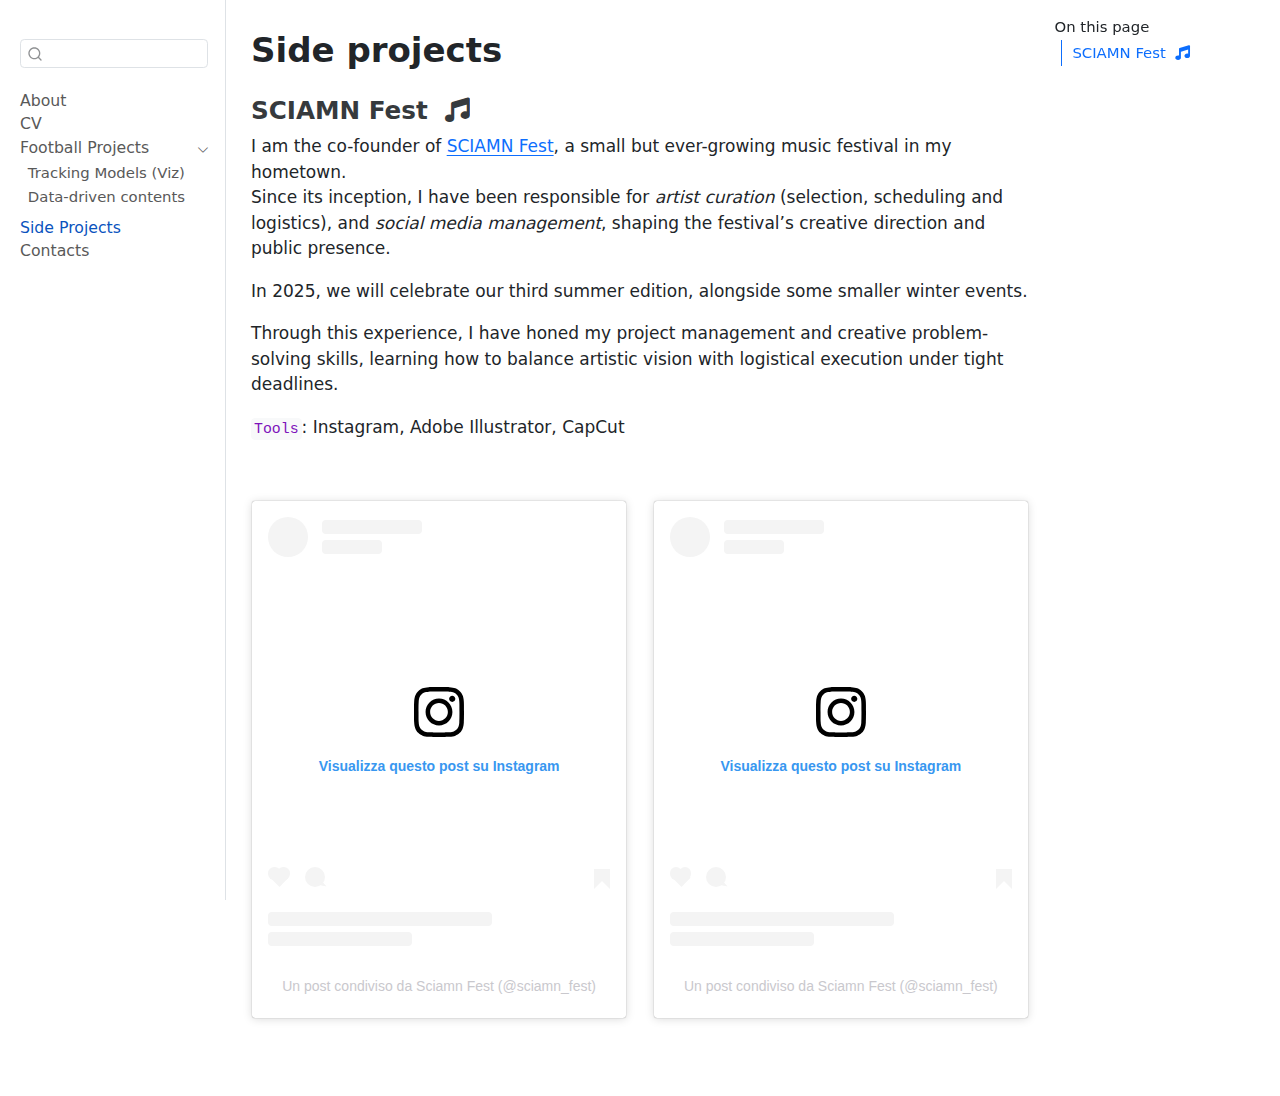
<file: side.html>
<!DOCTYPE html>
<html xmlns="http://www.w3.org/1999/xhtml" lang="en" xml:lang="en"><head>

<meta charset="utf-8">
<meta name="generator" content="quarto-1.6.42">

<meta name="viewport" content="width=device-width, initial-scale=1.0, user-scalable=yes">


<title>Side projects</title>
<style>
code{white-space: pre-wrap;}
span.smallcaps{font-variant: small-caps;}
div.columns{display: flex; gap: min(4vw, 1.5em);}
div.column{flex: auto; overflow-x: auto;}
div.hanging-indent{margin-left: 1.5em; text-indent: -1.5em;}
ul.task-list{list-style: none;}
ul.task-list li input[type="checkbox"] {
  width: 0.8em;
  margin: 0 0.8em 0.2em -1em; /* quarto-specific, see https://github.com/quarto-dev/quarto-cli/issues/4556 */ 
  vertical-align: middle;
}
</style>


<script src="site_libs/quarto-nav/quarto-nav.js"></script>
<script src="site_libs/quarto-nav/headroom.min.js"></script>
<script src="site_libs/clipboard/clipboard.min.js"></script>
<script src="site_libs/quarto-search/autocomplete.umd.js"></script>
<script src="site_libs/quarto-search/fuse.min.js"></script>
<script src="site_libs/quarto-search/quarto-search.js"></script>
<meta name="quarto:offset" content="./">
<script src="site_libs/quarto-html/quarto.js"></script>
<script src="site_libs/quarto-html/popper.min.js"></script>
<script src="site_libs/quarto-html/tippy.umd.min.js"></script>
<script src="site_libs/quarto-html/anchor.min.js"></script>
<link href="site_libs/quarto-html/tippy.css" rel="stylesheet">
<link href="site_libs/quarto-html/quarto-syntax-highlighting-2f5df379a58b258e96c21c0638c20c03.css" rel="stylesheet" id="quarto-text-highlighting-styles">
<script src="site_libs/bootstrap/bootstrap.min.js"></script>
<link href="site_libs/bootstrap/bootstrap-icons.css" rel="stylesheet">
<link href="site_libs/bootstrap/bootstrap-d77c7e42932af311dec7bb6b9e082a0c.min.css" rel="stylesheet" append-hash="true" id="quarto-bootstrap" data-mode="light">
<link href="site_libs/quarto-contrib/fontawesome6-0.1.0/all.css" rel="stylesheet">
<link href="site_libs/quarto-contrib/fontawesome6-0.1.0/latex-fontsize.css" rel="stylesheet">
<script id="quarto-search-options" type="application/json">{
  "location": "sidebar",
  "copy-button": false,
  "collapse-after": 3,
  "panel-placement": "start",
  "type": "textbox",
  "limit": 50,
  "keyboard-shortcut": [
    "f",
    "/",
    "s"
  ],
  "show-item-context": false,
  "language": {
    "search-no-results-text": "No results",
    "search-matching-documents-text": "matching documents",
    "search-copy-link-title": "Copy link to search",
    "search-hide-matches-text": "Hide additional matches",
    "search-more-match-text": "more match in this document",
    "search-more-matches-text": "more matches in this document",
    "search-clear-button-title": "Clear",
    "search-text-placeholder": "",
    "search-detached-cancel-button-title": "Cancel",
    "search-submit-button-title": "Submit",
    "search-label": "Search"
  }
}</script>


<link rel="stylesheet" href="styles.css">
</head>

<body class="nav-sidebar docked">

<div id="quarto-search-results"></div>
  <header id="quarto-header" class="headroom fixed-top">
  <nav class="quarto-secondary-nav">
    <div class="container-fluid d-flex">
      <button type="button" class="quarto-btn-toggle btn" data-bs-toggle="collapse" role="button" data-bs-target=".quarto-sidebar-collapse-item" aria-controls="quarto-sidebar" aria-expanded="false" aria-label="Toggle sidebar navigation" onclick="if (window.quartoToggleHeadroom) { window.quartoToggleHeadroom(); }">
        <i class="bi bi-layout-text-sidebar-reverse"></i>
      </button>
        <nav class="quarto-page-breadcrumbs" aria-label="breadcrumb"><ol class="breadcrumb"><li class="breadcrumb-item"><a href="./side.html">Side Projects</a></li></ol></nav>
        <a class="flex-grow-1" role="navigation" data-bs-toggle="collapse" data-bs-target=".quarto-sidebar-collapse-item" aria-controls="quarto-sidebar" aria-expanded="false" aria-label="Toggle sidebar navigation" onclick="if (window.quartoToggleHeadroom) { window.quartoToggleHeadroom(); }">      
        </a>
      <button type="button" class="btn quarto-search-button" aria-label="Search" onclick="window.quartoOpenSearch();">
        <i class="bi bi-search"></i>
      </button>
    </div>
  </nav>
</header>
<!-- content -->
<div id="quarto-content" class="quarto-container page-columns page-rows-contents page-layout-article">
<!-- sidebar -->
  <nav id="quarto-sidebar" class="sidebar collapse collapse-horizontal quarto-sidebar-collapse-item sidebar-navigation docked overflow-auto">
        <div class="mt-2 flex-shrink-0 align-items-center">
        <div class="sidebar-search">
        <div id="quarto-search" class="" title="Search"></div>
        </div>
        </div>
    <div class="sidebar-menu-container"> 
    <ul class="list-unstyled mt-1">
        <li class="sidebar-item">
  <div class="sidebar-item-container"> 
  <a href="./index.html" class="sidebar-item-text sidebar-link">
 <span class="menu-text">About</span></a>
  </div>
</li>
        <li class="sidebar-item">
  <div class="sidebar-item-container"> 
  <a href="./cv.html" class="sidebar-item-text sidebar-link">
 <span class="menu-text">CV</span></a>
  </div>
</li>
        <li class="sidebar-item sidebar-item-section">
      <div class="sidebar-item-container"> 
            <a class="sidebar-item-text sidebar-link text-start" data-bs-toggle="collapse" data-bs-target="#quarto-sidebar-section-1" role="navigation" aria-expanded="true">
 <span class="menu-text">Football Projects</span></a>
          <a class="sidebar-item-toggle text-start" data-bs-toggle="collapse" data-bs-target="#quarto-sidebar-section-1" role="navigation" aria-expanded="true" aria-label="Toggle section">
            <i class="bi bi-chevron-right ms-2"></i>
          </a> 
      </div>
      <ul id="quarto-sidebar-section-1" class="collapse list-unstyled sidebar-section depth1 show">  
          <li class="sidebar-item">
  <div class="sidebar-item-container"> 
  <a href="./visuals.html" class="sidebar-item-text sidebar-link">
 <span class="menu-text">Tracking Models (Viz)</span></a>
  </div>
</li>
          <li class="sidebar-item">
  <div class="sidebar-item-container"> 
  <a href="./side_football.html" class="sidebar-item-text sidebar-link">
 <span class="menu-text">Data-driven contents</span></a>
  </div>
</li>
      </ul>
  </li>
        <li class="sidebar-item">
  <div class="sidebar-item-container"> 
  <a href="./side.html" class="sidebar-item-text sidebar-link active">
 <span class="menu-text">Side Projects</span></a>
  </div>
</li>
        <li class="sidebar-item">
  <div class="sidebar-item-container"> 
  <a href="./contact.html" class="sidebar-item-text sidebar-link">
 <span class="menu-text">Contacts</span></a>
  </div>
</li>
    </ul>
    </div>
</nav>
<div id="quarto-sidebar-glass" class="quarto-sidebar-collapse-item" data-bs-toggle="collapse" data-bs-target=".quarto-sidebar-collapse-item"></div>
<!-- margin-sidebar -->
    <div id="quarto-margin-sidebar" class="sidebar margin-sidebar">
        <nav id="TOC" role="doc-toc" class="toc-active">
    <h2 id="toc-title">On this page</h2>
   
  <ul>
  <li><a href="#sciamn-fest" id="toc-sciamn-fest" class="nav-link active" data-scroll-target="#sciamn-fest">SCIAMN Fest &nbsp;<i class="fa-solid fa-music" aria-label="music"></i></a></li>
  </ul>
</nav>
    </div>
<!-- main -->
<main class="content" id="quarto-document-content">

<header id="title-block-header" class="quarto-title-block default">
<div class="quarto-title">
<h1 class="title">Side projects</h1>
</div>



<div class="quarto-title-meta">

    
  
    
  </div>
  


</header>


<section id="sciamn-fest" class="level3">
<h3 class="anchored" data-anchor-id="sciamn-fest">SCIAMN Fest &nbsp;<i class="fa-solid fa-music" aria-label="music"></i></h3>
<p>I am the co-founder of <a href="https://www.instagram.com/sciamn_fest/">SCIAMN Fest</a>, a small but ever-growing music festival in my hometown.<br>
Since its inception, I have been responsible for <em>artist curation</em> (selection, scheduling and logistics), and <em>social media management</em>, shaping the festival’s creative direction and public presence.</p>
<p>In 2025, we will celebrate our third summer edition, alongside some smaller winter events.</p>
<p>Through this experience, I have honed my project management and creative problem-solving skills, learning how to balance artistic vision with logistical execution under tight deadlines.<br>
</p>
<p><code>Tools</code>: Instagram, Adobe Illustrator, CapCut<br>
</p>
<p>&nbsp;</p>
<div class="grid">
<div class="g-col-6">
<blockquote class="instagram-media blockquote" data-instgrm-permalink="https://www.instagram.com/p/C8_0w98uq6Q/?utm_source=ig_embed&amp;utm_campaign=loading" data-instgrm-version="14" style=" background:#FFF; border:0; border-radius:3px; box-shadow:0 0 1px 0 rgba(0,0,0,0.5),0 1px 10px 0 rgba(0,0,0,0.15); margin: 1px; max-width:540px; min-width:326px; padding:0; width:99.375%; width:-webkit-calc(100% - 2px); width:calc(100% - 2px);">
<div style="padding:16px;">
<a href="https://www.instagram.com/p/C8_0w98uq6Q/?utm_source=ig_embed&amp;utm_campaign=loading" style=" background:#FFFFFF; line-height:0; padding:0 0; text-align:center; text-decoration:none; width:100%;" target="_blank">
<div style=" display: flex; flex-direction: row; align-items: center;">
<div style="background-color: #F4F4F4; border-radius: 50%; flex-grow: 0; height: 40px; margin-right: 14px; width: 40px;">

</div>
<div style="display: flex; flex-direction: column; flex-grow: 1; justify-content: center;">
<div style=" background-color: #F4F4F4; border-radius: 4px; flex-grow: 0; height: 14px; margin-bottom: 6px; width: 100px;">

</div>
<div style=" background-color: #F4F4F4; border-radius: 4px; flex-grow: 0; height: 14px; width: 60px;">

</div>
</div>
</div>
<div style="padding: 19% 0;">

</div>
<div style="display:block; height:50px; margin:0 auto 12px; width:50px;">
<svg width="50px" height="50px" viewbox="0 0 60 60" version="1.1" xmlns="https://www.w3.org/2000/svg" xlink="https://www.w3.org/1999/xlink">
<g stroke="none" stroke-width="1" fill="none" fill-rule="evenodd"><g transform="translate(-511.000000, -20.000000)" fill="#000000"><g><path d="M556.869,30.41 C554.814,30.41 553.148,32.076 553.148,34.131 C553.148,36.186 554.814,37.852 556.869,37.852 C558.924,37.852 560.59,36.186 560.59,34.131 C560.59,32.076 558.924,30.41 556.869,30.41 M541,60.657 C535.114,60.657 530.342,55.887 530.342,50 C530.342,44.114 535.114,39.342 541,39.342 C546.887,39.342 551.658,44.114 551.658,50 C551.658,55.887 546.887,60.657 541,60.657 M541,33.886 C532.1,33.886 524.886,41.1 524.886,50 C524.886,58.899 532.1,66.113 541,66.113 C549.9,66.113 557.115,58.899 557.115,50 C557.115,41.1 549.9,33.886 541,33.886 M565.378,62.101 C565.244,65.022 564.756,66.606 564.346,67.663 C563.803,69.06 563.154,70.057 562.106,71.106 C561.058,72.155 560.06,72.803 558.662,73.347 C557.607,73.757 556.021,74.244 553.102,74.378 C549.944,74.521 548.997,74.552 541,74.552 C533.003,74.552 532.056,74.521 528.898,74.378 C525.979,74.244 524.393,73.757 523.338,73.347 C521.94,72.803 520.942,72.155 519.894,71.106 C518.846,70.057 518.197,69.06 517.654,67.663 C517.244,66.606 516.755,65.022 516.623,62.101 C516.479,58.943 516.448,57.996 516.448,50 C516.448,42.003 516.479,41.056 516.623,37.899 C516.755,34.978 517.244,33.391 517.654,32.338 C518.197,30.938 518.846,29.942 519.894,28.894 C520.942,27.846 521.94,27.196 523.338,26.654 C524.393,26.244 525.979,25.756 528.898,25.623 C532.057,25.479 533.004,25.448 541,25.448 C548.997,25.448 549.943,25.479 553.102,25.623 C556.021,25.756 557.607,26.244 558.662,26.654 C560.06,27.196 561.058,27.846 562.106,28.894 C563.154,29.942 563.803,30.938 564.346,32.338 C564.756,33.391 565.244,34.978 565.378,37.899 C565.522,41.056 565.552,42.003 565.552,50 C565.552,57.996 565.522,58.943 565.378,62.101 M570.82,37.631 C570.674,34.438 570.167,32.258 569.425,30.349 C568.659,28.377 567.633,26.702 565.965,25.035 C564.297,23.368 562.623,22.342 560.652,21.575 C558.743,20.834 556.562,20.326 553.369,20.18 C550.169,20.033 549.148,20 541,20 C532.853,20 531.831,20.033 528.631,20.18 C525.438,20.326 523.257,20.834 521.349,21.575 C519.376,22.342 517.703,23.368 516.035,25.035 C514.368,26.702 513.342,28.377 512.574,30.349 C511.834,32.258 511.326,34.438 511.181,37.631 C511.035,40.831 511,41.851 511,50 C511,58.147 511.035,59.17 511.181,62.369 C511.326,65.562 511.834,67.743 512.574,69.651 C513.342,71.625 514.368,73.296 516.035,74.965 C517.703,76.634 519.376,77.658 521.349,78.425 C523.257,79.167 525.438,79.673 528.631,79.82 C531.831,79.965 532.853,80.001 541,80.001 C549.148,80.001 550.169,79.965 553.369,79.82 C556.562,79.673 558.743,79.167 560.652,78.425 C562.623,77.658 564.297,76.634 565.965,74.965 C567.633,73.296 568.659,71.625 569.425,69.651 C570.167,67.743 570.674,65.562 570.82,62.369 C570.966,59.17 571,58.147 571,50 C571,41.851 570.966,40.831 570.82,37.631"></path></g></g></g>
</svg>
</div>
<div style="padding-top: 8px;">
<div style=" color:#3897f0; font-family:Arial,sans-serif; font-size:14px; font-style:normal; font-weight:550; line-height:18px;">
Visualizza questo post su Instagram
</div>
</div>
<div style="padding: 12.5% 0;">

</div>
<div style="display: flex; flex-direction: row; margin-bottom: 14px; align-items: center;">
<div>
<div style="background-color: #F4F4F4; border-radius: 50%; height: 12.5px; width: 12.5px; transform: translateX(0px) translateY(7px);">

</div>
<div style="background-color: #F4F4F4; height: 12.5px; transform: rotate(-45deg) translateX(3px) translateY(1px); width: 12.5px; flex-grow: 0; margin-right: 14px; margin-left: 2px;">

</div>
<div style="background-color: #F4F4F4; border-radius: 50%; height: 12.5px; width: 12.5px; transform: translateX(9px) translateY(-18px);">

</div>
</div>
<div style="margin-left: 8px;">
<div style=" background-color: #F4F4F4; border-radius: 50%; flex-grow: 0; height: 20px; width: 20px;">

</div>
<div style=" width: 0; height: 0; border-top: 2px solid transparent; border-left: 6px solid #f4f4f4; border-bottom: 2px solid transparent; transform: translateX(16px) translateY(-4px) rotate(30deg)">

</div>
</div>
<div style="margin-left: auto;">
<div style=" width: 0px; border-top: 8px solid #F4F4F4; border-right: 8px solid transparent; transform: translateY(16px);">

</div>
<div style=" background-color: #F4F4F4; flex-grow: 0; height: 12px; width: 16px; transform: translateY(-4px);">

</div>
<div style=" width: 0; height: 0; border-top: 8px solid #F4F4F4; border-left: 8px solid transparent; transform: translateY(-4px) translateX(8px);">

</div>
</div>
</div>
<div style="display: flex; flex-direction: column; flex-grow: 1; justify-content: center; margin-bottom: 24px;">
<div style=" background-color: #F4F4F4; border-radius: 4px; flex-grow: 0; height: 14px; margin-bottom: 6px; width: 224px;">

</div>
<div style=" background-color: #F4F4F4; border-radius: 4px; flex-grow: 0; height: 14px; width: 144px;">

</div>
</div>
</a>
<p style=" color:#c9c8cd; font-family:Arial,sans-serif; font-size:14px; line-height:17px; margin-bottom:0; margin-top:8px; overflow:hidden; padding:8px 0 7px; text-align:center; text-overflow:ellipsis; white-space:nowrap;">
<a href="https://www.instagram.com/p/C8_0w98uq6Q/?utm_source=ig_embed&amp;utm_campaign=loading" style=" color:#c9c8cd; font-family:Arial,sans-serif; font-size:14px; font-style:normal; font-weight:normal; line-height:17px; text-decoration:none;" target="_blank">Un post condiviso da Sciamn Fest (<span class="citation" data-cites="sciamn_fest">@sciamn_fest</span>)</a>
</p>
</div>
</blockquote>
<script async="" src="//www.instagram.com/embed.js"></script>
</div>
<div class="g-col-6">
<blockquote class="instagram-media blockquote" data-instgrm-permalink="https://www.instagram.com/p/Cs9TQ73rAia/?utm_source=ig_embed&amp;utm_campaign=loading" data-instgrm-version="14" style=" background:#FFF; border:0; border-radius:3px; box-shadow:0 0 1px 0 rgba(0,0,0,0.5),0 1px 10px 0 rgba(0,0,0,0.15); margin: 1px; max-width:540px; min-width:326px; padding:0; width:99.375%; width:-webkit-calc(100% - 2px); width:calc(100% - 2px);">
<div style="padding:16px;">
<a href="https://www.instagram.com/p/Cs9TQ73rAia/?utm_source=ig_embed&amp;utm_campaign=loading" style=" background:#FFFFFF; line-height:0; padding:0 0; text-align:center; text-decoration:none; width:100%;" target="_blank">
<div style=" display: flex; flex-direction: row; align-items: center;">
<div style="background-color: #F4F4F4; border-radius: 50%; flex-grow: 0; height: 40px; margin-right: 14px; width: 40px;">

</div>
<div style="display: flex; flex-direction: column; flex-grow: 1; justify-content: center;">
<div style=" background-color: #F4F4F4; border-radius: 4px; flex-grow: 0; height: 14px; margin-bottom: 6px; width: 100px;">

</div>
<div style=" background-color: #F4F4F4; border-radius: 4px; flex-grow: 0; height: 14px; width: 60px;">

</div>
</div>
</div>
<div style="padding: 19% 0;">

</div>
<div style="display:block; height:50px; margin:0 auto 12px; width:50px;">
<svg width="50px" height="50px" viewbox="0 0 60 60" version="1.1" xmlns="https://www.w3.org/2000/svg" xlink="https://www.w3.org/1999/xlink">
<g stroke="none" stroke-width="1" fill="none" fill-rule="evenodd"><g transform="translate(-511.000000, -20.000000)" fill="#000000"><g><path d="M556.869,30.41 C554.814,30.41 553.148,32.076 553.148,34.131 C553.148,36.186 554.814,37.852 556.869,37.852 C558.924,37.852 560.59,36.186 560.59,34.131 C560.59,32.076 558.924,30.41 556.869,30.41 M541,60.657 C535.114,60.657 530.342,55.887 530.342,50 C530.342,44.114 535.114,39.342 541,39.342 C546.887,39.342 551.658,44.114 551.658,50 C551.658,55.887 546.887,60.657 541,60.657 M541,33.886 C532.1,33.886 524.886,41.1 524.886,50 C524.886,58.899 532.1,66.113 541,66.113 C549.9,66.113 557.115,58.899 557.115,50 C557.115,41.1 549.9,33.886 541,33.886 M565.378,62.101 C565.244,65.022 564.756,66.606 564.346,67.663 C563.803,69.06 563.154,70.057 562.106,71.106 C561.058,72.155 560.06,72.803 558.662,73.347 C557.607,73.757 556.021,74.244 553.102,74.378 C549.944,74.521 548.997,74.552 541,74.552 C533.003,74.552 532.056,74.521 528.898,74.378 C525.979,74.244 524.393,73.757 523.338,73.347 C521.94,72.803 520.942,72.155 519.894,71.106 C518.846,70.057 518.197,69.06 517.654,67.663 C517.244,66.606 516.755,65.022 516.623,62.101 C516.479,58.943 516.448,57.996 516.448,50 C516.448,42.003 516.479,41.056 516.623,37.899 C516.755,34.978 517.244,33.391 517.654,32.338 C518.197,30.938 518.846,29.942 519.894,28.894 C520.942,27.846 521.94,27.196 523.338,26.654 C524.393,26.244 525.979,25.756 528.898,25.623 C532.057,25.479 533.004,25.448 541,25.448 C548.997,25.448 549.943,25.479 553.102,25.623 C556.021,25.756 557.607,26.244 558.662,26.654 C560.06,27.196 561.058,27.846 562.106,28.894 C563.154,29.942 563.803,30.938 564.346,32.338 C564.756,33.391 565.244,34.978 565.378,37.899 C565.522,41.056 565.552,42.003 565.552,50 C565.552,57.996 565.522,58.943 565.378,62.101 M570.82,37.631 C570.674,34.438 570.167,32.258 569.425,30.349 C568.659,28.377 567.633,26.702 565.965,25.035 C564.297,23.368 562.623,22.342 560.652,21.575 C558.743,20.834 556.562,20.326 553.369,20.18 C550.169,20.033 549.148,20 541,20 C532.853,20 531.831,20.033 528.631,20.18 C525.438,20.326 523.257,20.834 521.349,21.575 C519.376,22.342 517.703,23.368 516.035,25.035 C514.368,26.702 513.342,28.377 512.574,30.349 C511.834,32.258 511.326,34.438 511.181,37.631 C511.035,40.831 511,41.851 511,50 C511,58.147 511.035,59.17 511.181,62.369 C511.326,65.562 511.834,67.743 512.574,69.651 C513.342,71.625 514.368,73.296 516.035,74.965 C517.703,76.634 519.376,77.658 521.349,78.425 C523.257,79.167 525.438,79.673 528.631,79.82 C531.831,79.965 532.853,80.001 541,80.001 C549.148,80.001 550.169,79.965 553.369,79.82 C556.562,79.673 558.743,79.167 560.652,78.425 C562.623,77.658 564.297,76.634 565.965,74.965 C567.633,73.296 568.659,71.625 569.425,69.651 C570.167,67.743 570.674,65.562 570.82,62.369 C570.966,59.17 571,58.147 571,50 C571,41.851 570.966,40.831 570.82,37.631"></path></g></g></g>
</svg>
</div>
<div style="padding-top: 8px;">
<div style=" color:#3897f0; font-family:Arial,sans-serif; font-size:14px; font-style:normal; font-weight:550; line-height:18px;">
Visualizza questo post su Instagram
</div>
</div>
<div style="padding: 12.5% 0;">

</div>
<div style="display: flex; flex-direction: row; margin-bottom: 14px; align-items: center;">
<div>
<div style="background-color: #F4F4F4; border-radius: 50%; height: 12.5px; width: 12.5px; transform: translateX(0px) translateY(7px);">

</div>
<div style="background-color: #F4F4F4; height: 12.5px; transform: rotate(-45deg) translateX(3px) translateY(1px); width: 12.5px; flex-grow: 0; margin-right: 14px; margin-left: 2px;">

</div>
<div style="background-color: #F4F4F4; border-radius: 50%; height: 12.5px; width: 12.5px; transform: translateX(9px) translateY(-18px);">

</div>
</div>
<div style="margin-left: 8px;">
<div style=" background-color: #F4F4F4; border-radius: 50%; flex-grow: 0; height: 20px; width: 20px;">

</div>
<div style=" width: 0; height: 0; border-top: 2px solid transparent; border-left: 6px solid #f4f4f4; border-bottom: 2px solid transparent; transform: translateX(16px) translateY(-4px) rotate(30deg)">

</div>
</div>
<div style="margin-left: auto;">
<div style=" width: 0px; border-top: 8px solid #F4F4F4; border-right: 8px solid transparent; transform: translateY(16px);">

</div>
<div style=" background-color: #F4F4F4; flex-grow: 0; height: 12px; width: 16px; transform: translateY(-4px);">

</div>
<div style=" width: 0; height: 0; border-top: 8px solid #F4F4F4; border-left: 8px solid transparent; transform: translateY(-4px) translateX(8px);">

</div>
</div>
</div>
<div style="display: flex; flex-direction: column; flex-grow: 1; justify-content: center; margin-bottom: 24px;">
<div style=" background-color: #F4F4F4; border-radius: 4px; flex-grow: 0; height: 14px; margin-bottom: 6px; width: 224px;">

</div>
<div style=" background-color: #F4F4F4; border-radius: 4px; flex-grow: 0; height: 14px; width: 144px;">

</div>
</div>
</a>
<p style=" color:#c9c8cd; font-family:Arial,sans-serif; font-size:14px; line-height:17px; margin-bottom:0; margin-top:8px; overflow:hidden; padding:8px 0 7px; text-align:center; text-overflow:ellipsis; white-space:nowrap;">
<a href="https://www.instagram.com/p/Cs9TQ73rAia/?utm_source=ig_embed&amp;utm_campaign=loading" style=" color:#c9c8cd; font-family:Arial,sans-serif; font-size:14px; font-style:normal; font-weight:normal; line-height:17px; text-decoration:none;" target="_blank">Un post condiviso da Sciamn Fest (<span class="citation" data-cites="sciamn_fest">@sciamn_fest</span>)</a>
</p>
</div>
</blockquote>
<script async="" src="//www.instagram.com/embed.js"></script>
</div>
</div>
<script async="" src="//www.instagram.com/embed.js"></script>


</section>

</main> <!-- /main -->
<script id="quarto-html-after-body" type="application/javascript">
window.document.addEventListener("DOMContentLoaded", function (event) {
  const toggleBodyColorMode = (bsSheetEl) => {
    const mode = bsSheetEl.getAttribute("data-mode");
    const bodyEl = window.document.querySelector("body");
    if (mode === "dark") {
      bodyEl.classList.add("quarto-dark");
      bodyEl.classList.remove("quarto-light");
    } else {
      bodyEl.classList.add("quarto-light");
      bodyEl.classList.remove("quarto-dark");
    }
  }
  const toggleBodyColorPrimary = () => {
    const bsSheetEl = window.document.querySelector("link#quarto-bootstrap");
    if (bsSheetEl) {
      toggleBodyColorMode(bsSheetEl);
    }
  }
  toggleBodyColorPrimary();  
  const icon = "";
  const anchorJS = new window.AnchorJS();
  anchorJS.options = {
    placement: 'right',
    icon: icon
  };
  anchorJS.add('.anchored');
  const isCodeAnnotation = (el) => {
    for (const clz of el.classList) {
      if (clz.startsWith('code-annotation-')) {                     
        return true;
      }
    }
    return false;
  }
  const onCopySuccess = function(e) {
    // button target
    const button = e.trigger;
    // don't keep focus
    button.blur();
    // flash "checked"
    button.classList.add('code-copy-button-checked');
    var currentTitle = button.getAttribute("title");
    button.setAttribute("title", "Copied!");
    let tooltip;
    if (window.bootstrap) {
      button.setAttribute("data-bs-toggle", "tooltip");
      button.setAttribute("data-bs-placement", "left");
      button.setAttribute("data-bs-title", "Copied!");
      tooltip = new bootstrap.Tooltip(button, 
        { trigger: "manual", 
          customClass: "code-copy-button-tooltip",
          offset: [0, -8]});
      tooltip.show();    
    }
    setTimeout(function() {
      if (tooltip) {
        tooltip.hide();
        button.removeAttribute("data-bs-title");
        button.removeAttribute("data-bs-toggle");
        button.removeAttribute("data-bs-placement");
      }
      button.setAttribute("title", currentTitle);
      button.classList.remove('code-copy-button-checked');
    }, 1000);
    // clear code selection
    e.clearSelection();
  }
  const getTextToCopy = function(trigger) {
      const codeEl = trigger.previousElementSibling.cloneNode(true);
      for (const childEl of codeEl.children) {
        if (isCodeAnnotation(childEl)) {
          childEl.remove();
        }
      }
      return codeEl.innerText;
  }
  const clipboard = new window.ClipboardJS('.code-copy-button:not([data-in-quarto-modal])', {
    text: getTextToCopy
  });
  clipboard.on('success', onCopySuccess);
  if (window.document.getElementById('quarto-embedded-source-code-modal')) {
    const clipboardModal = new window.ClipboardJS('.code-copy-button[data-in-quarto-modal]', {
      text: getTextToCopy,
      container: window.document.getElementById('quarto-embedded-source-code-modal')
    });
    clipboardModal.on('success', onCopySuccess);
  }
    var localhostRegex = new RegExp(/^(?:http|https):\/\/localhost\:?[0-9]*\//);
    var mailtoRegex = new RegExp(/^mailto:/);
      var filterRegex = new RegExp("https:\/\/simone-laera\.github\.io\/about\/");
    var isInternal = (href) => {
        return filterRegex.test(href) || localhostRegex.test(href) || mailtoRegex.test(href);
    }
    // Inspect non-navigation links and adorn them if external
 	var links = window.document.querySelectorAll('a[href]:not(.nav-link):not(.navbar-brand):not(.toc-action):not(.sidebar-link):not(.sidebar-item-toggle):not(.pagination-link):not(.no-external):not([aria-hidden]):not(.dropdown-item):not(.quarto-navigation-tool):not(.about-link)');
    for (var i=0; i<links.length; i++) {
      const link = links[i];
      if (!isInternal(link.href)) {
        // undo the damage that might have been done by quarto-nav.js in the case of
        // links that we want to consider external
        if (link.dataset.originalHref !== undefined) {
          link.href = link.dataset.originalHref;
        }
      }
    }
  function tippyHover(el, contentFn, onTriggerFn, onUntriggerFn) {
    const config = {
      allowHTML: true,
      maxWidth: 500,
      delay: 100,
      arrow: false,
      appendTo: function(el) {
          return el.parentElement;
      },
      interactive: true,
      interactiveBorder: 10,
      theme: 'quarto',
      placement: 'bottom-start',
    };
    if (contentFn) {
      config.content = contentFn;
    }
    if (onTriggerFn) {
      config.onTrigger = onTriggerFn;
    }
    if (onUntriggerFn) {
      config.onUntrigger = onUntriggerFn;
    }
    window.tippy(el, config); 
  }
  const noterefs = window.document.querySelectorAll('a[role="doc-noteref"]');
  for (var i=0; i<noterefs.length; i++) {
    const ref = noterefs[i];
    tippyHover(ref, function() {
      // use id or data attribute instead here
      let href = ref.getAttribute('data-footnote-href') || ref.getAttribute('href');
      try { href = new URL(href).hash; } catch {}
      const id = href.replace(/^#\/?/, "");
      const note = window.document.getElementById(id);
      if (note) {
        return note.innerHTML;
      } else {
        return "";
      }
    });
  }
  const xrefs = window.document.querySelectorAll('a.quarto-xref');
  const processXRef = (id, note) => {
    // Strip column container classes
    const stripColumnClz = (el) => {
      el.classList.remove("page-full", "page-columns");
      if (el.children) {
        for (const child of el.children) {
          stripColumnClz(child);
        }
      }
    }
    stripColumnClz(note)
    if (id === null || id.startsWith('sec-')) {
      // Special case sections, only their first couple elements
      const container = document.createElement("div");
      if (note.children && note.children.length > 2) {
        container.appendChild(note.children[0].cloneNode(true));
        for (let i = 1; i < note.children.length; i++) {
          const child = note.children[i];
          if (child.tagName === "P" && child.innerText === "") {
            continue;
          } else {
            container.appendChild(child.cloneNode(true));
            break;
          }
        }
        if (window.Quarto?.typesetMath) {
          window.Quarto.typesetMath(container);
        }
        return container.innerHTML
      } else {
        if (window.Quarto?.typesetMath) {
          window.Quarto.typesetMath(note);
        }
        return note.innerHTML;
      }
    } else {
      // Remove any anchor links if they are present
      const anchorLink = note.querySelector('a.anchorjs-link');
      if (anchorLink) {
        anchorLink.remove();
      }
      if (window.Quarto?.typesetMath) {
        window.Quarto.typesetMath(note);
      }
      if (note.classList.contains("callout")) {
        return note.outerHTML;
      } else {
        return note.innerHTML;
      }
    }
  }
  for (var i=0; i<xrefs.length; i++) {
    const xref = xrefs[i];
    tippyHover(xref, undefined, function(instance) {
      instance.disable();
      let url = xref.getAttribute('href');
      let hash = undefined; 
      if (url.startsWith('#')) {
        hash = url;
      } else {
        try { hash = new URL(url).hash; } catch {}
      }
      if (hash) {
        const id = hash.replace(/^#\/?/, "");
        const note = window.document.getElementById(id);
        if (note !== null) {
          try {
            const html = processXRef(id, note.cloneNode(true));
            instance.setContent(html);
          } finally {
            instance.enable();
            instance.show();
          }
        } else {
          // See if we can fetch this
          fetch(url.split('#')[0])
          .then(res => res.text())
          .then(html => {
            const parser = new DOMParser();
            const htmlDoc = parser.parseFromString(html, "text/html");
            const note = htmlDoc.getElementById(id);
            if (note !== null) {
              const html = processXRef(id, note);
              instance.setContent(html);
            } 
          }).finally(() => {
            instance.enable();
            instance.show();
          });
        }
      } else {
        // See if we can fetch a full url (with no hash to target)
        // This is a special case and we should probably do some content thinning / targeting
        fetch(url)
        .then(res => res.text())
        .then(html => {
          const parser = new DOMParser();
          const htmlDoc = parser.parseFromString(html, "text/html");
          const note = htmlDoc.querySelector('main.content');
          if (note !== null) {
            // This should only happen for chapter cross references
            // (since there is no id in the URL)
            // remove the first header
            if (note.children.length > 0 && note.children[0].tagName === "HEADER") {
              note.children[0].remove();
            }
            const html = processXRef(null, note);
            instance.setContent(html);
          } 
        }).finally(() => {
          instance.enable();
          instance.show();
        });
      }
    }, function(instance) {
    });
  }
      let selectedAnnoteEl;
      const selectorForAnnotation = ( cell, annotation) => {
        let cellAttr = 'data-code-cell="' + cell + '"';
        let lineAttr = 'data-code-annotation="' +  annotation + '"';
        const selector = 'span[' + cellAttr + '][' + lineAttr + ']';
        return selector;
      }
      const selectCodeLines = (annoteEl) => {
        const doc = window.document;
        const targetCell = annoteEl.getAttribute("data-target-cell");
        const targetAnnotation = annoteEl.getAttribute("data-target-annotation");
        const annoteSpan = window.document.querySelector(selectorForAnnotation(targetCell, targetAnnotation));
        const lines = annoteSpan.getAttribute("data-code-lines").split(",");
        const lineIds = lines.map((line) => {
          return targetCell + "-" + line;
        })
        let top = null;
        let height = null;
        let parent = null;
        if (lineIds.length > 0) {
            //compute the position of the single el (top and bottom and make a div)
            const el = window.document.getElementById(lineIds[0]);
            top = el.offsetTop;
            height = el.offsetHeight;
            parent = el.parentElement.parentElement;
          if (lineIds.length > 1) {
            const lastEl = window.document.getElementById(lineIds[lineIds.length - 1]);
            const bottom = lastEl.offsetTop + lastEl.offsetHeight;
            height = bottom - top;
          }
          if (top !== null && height !== null && parent !== null) {
            // cook up a div (if necessary) and position it 
            let div = window.document.getElementById("code-annotation-line-highlight");
            if (div === null) {
              div = window.document.createElement("div");
              div.setAttribute("id", "code-annotation-line-highlight");
              div.style.position = 'absolute';
              parent.appendChild(div);
            }
            div.style.top = top - 2 + "px";
            div.style.height = height + 4 + "px";
            div.style.left = 0;
            let gutterDiv = window.document.getElementById("code-annotation-line-highlight-gutter");
            if (gutterDiv === null) {
              gutterDiv = window.document.createElement("div");
              gutterDiv.setAttribute("id", "code-annotation-line-highlight-gutter");
              gutterDiv.style.position = 'absolute';
              const codeCell = window.document.getElementById(targetCell);
              const gutter = codeCell.querySelector('.code-annotation-gutter');
              gutter.appendChild(gutterDiv);
            }
            gutterDiv.style.top = top - 2 + "px";
            gutterDiv.style.height = height + 4 + "px";
          }
          selectedAnnoteEl = annoteEl;
        }
      };
      const unselectCodeLines = () => {
        const elementsIds = ["code-annotation-line-highlight", "code-annotation-line-highlight-gutter"];
        elementsIds.forEach((elId) => {
          const div = window.document.getElementById(elId);
          if (div) {
            div.remove();
          }
        });
        selectedAnnoteEl = undefined;
      };
        // Handle positioning of the toggle
    window.addEventListener(
      "resize",
      throttle(() => {
        elRect = undefined;
        if (selectedAnnoteEl) {
          selectCodeLines(selectedAnnoteEl);
        }
      }, 10)
    );
    function throttle(fn, ms) {
    let throttle = false;
    let timer;
      return (...args) => {
        if(!throttle) { // first call gets through
            fn.apply(this, args);
            throttle = true;
        } else { // all the others get throttled
            if(timer) clearTimeout(timer); // cancel #2
            timer = setTimeout(() => {
              fn.apply(this, args);
              timer = throttle = false;
            }, ms);
        }
      };
    }
      // Attach click handler to the DT
      const annoteDls = window.document.querySelectorAll('dt[data-target-cell]');
      for (const annoteDlNode of annoteDls) {
        annoteDlNode.addEventListener('click', (event) => {
          const clickedEl = event.target;
          if (clickedEl !== selectedAnnoteEl) {
            unselectCodeLines();
            const activeEl = window.document.querySelector('dt[data-target-cell].code-annotation-active');
            if (activeEl) {
              activeEl.classList.remove('code-annotation-active');
            }
            selectCodeLines(clickedEl);
            clickedEl.classList.add('code-annotation-active');
          } else {
            // Unselect the line
            unselectCodeLines();
            clickedEl.classList.remove('code-annotation-active');
          }
        });
      }
  const findCites = (el) => {
    const parentEl = el.parentElement;
    if (parentEl) {
      const cites = parentEl.dataset.cites;
      if (cites) {
        return {
          el,
          cites: cites.split(' ')
        };
      } else {
        return findCites(el.parentElement)
      }
    } else {
      return undefined;
    }
  };
  var bibliorefs = window.document.querySelectorAll('a[role="doc-biblioref"]');
  for (var i=0; i<bibliorefs.length; i++) {
    const ref = bibliorefs[i];
    const citeInfo = findCites(ref);
    if (citeInfo) {
      tippyHover(citeInfo.el, function() {
        var popup = window.document.createElement('div');
        citeInfo.cites.forEach(function(cite) {
          var citeDiv = window.document.createElement('div');
          citeDiv.classList.add('hanging-indent');
          citeDiv.classList.add('csl-entry');
          var biblioDiv = window.document.getElementById('ref-' + cite);
          if (biblioDiv) {
            citeDiv.innerHTML = biblioDiv.innerHTML;
          }
          popup.appendChild(citeDiv);
        });
        return popup.innerHTML;
      });
    }
  }
});
</script>
</div> <!-- /content -->




</body></html>
</file>
<file: site_libs/quarto-html/tippy.css>
.tippy-box[data-animation=fade][data-state=hidden]{opacity:0}[data-tippy-root]{max-width:calc(100vw - 10px)}.tippy-box{position:relative;background-color:#333;color:#fff;border-radius:4px;font-size:14px;line-height:1.4;white-space:normal;outline:0;transition-property:transform,visibility,opacity}.tippy-box[data-placement^=top]>.tippy-arrow{bottom:0}.tippy-box[data-placement^=top]>.tippy-arrow:before{bottom:-7px;left:0;border-width:8px 8px 0;border-top-color:initial;transform-origin:center top}.tippy-box[data-placement^=bottom]>.tippy-arrow{top:0}.tippy-box[data-placement^=bottom]>.tippy-arrow:before{top:-7px;left:0;border-width:0 8px 8px;border-bottom-color:initial;transform-origin:center bottom}.tippy-box[data-placement^=left]>.tippy-arrow{right:0}.tippy-box[data-placement^=left]>.tippy-arrow:before{border-width:8px 0 8px 8px;border-left-color:initial;right:-7px;transform-origin:center left}.tippy-box[data-placement^=right]>.tippy-arrow{left:0}.tippy-box[data-placement^=right]>.tippy-arrow:before{left:-7px;border-width:8px 8px 8px 0;border-right-color:initial;transform-origin:center right}.tippy-box[data-inertia][data-state=visible]{transition-timing-function:cubic-bezier(.54,1.5,.38,1.11)}.tippy-arrow{width:16px;height:16px;color:#333}.tippy-arrow:before{content:"";position:absolute;border-color:transparent;border-style:solid}.tippy-content{position:relative;padding:5px 9px;z-index:1}
</file>
<file: site_libs/quarto-html/quarto-syntax-highlighting-2f5df379a58b258e96c21c0638c20c03.css>
/* quarto syntax highlight colors */
:root {
  --quarto-hl-ot-color: #003B4F;
  --quarto-hl-at-color: #657422;
  --quarto-hl-ss-color: #20794D;
  --quarto-hl-an-color: #5E5E5E;
  --quarto-hl-fu-color: #4758AB;
  --quarto-hl-st-color: #20794D;
  --quarto-hl-cf-color: #003B4F;
  --quarto-hl-op-color: #5E5E5E;
  --quarto-hl-er-color: #AD0000;
  --quarto-hl-bn-color: #AD0000;
  --quarto-hl-al-color: #AD0000;
  --quarto-hl-va-color: #111111;
  --quarto-hl-bu-color: inherit;
  --quarto-hl-ex-color: inherit;
  --quarto-hl-pp-color: #AD0000;
  --quarto-hl-in-color: #5E5E5E;
  --quarto-hl-vs-color: #20794D;
  --quarto-hl-wa-color: #5E5E5E;
  --quarto-hl-do-color: #5E5E5E;
  --quarto-hl-im-color: #00769E;
  --quarto-hl-ch-color: #20794D;
  --quarto-hl-dt-color: #AD0000;
  --quarto-hl-fl-color: #AD0000;
  --quarto-hl-co-color: #5E5E5E;
  --quarto-hl-cv-color: #5E5E5E;
  --quarto-hl-cn-color: #8f5902;
  --quarto-hl-sc-color: #5E5E5E;
  --quarto-hl-dv-color: #AD0000;
  --quarto-hl-kw-color: #003B4F;
}

/* other quarto variables */
:root {
  --quarto-font-monospace: SFMono-Regular, Menlo, Monaco, Consolas, "Liberation Mono", "Courier New", monospace;
}

pre > code.sourceCode > span {
  color: #003B4F;
}

code span {
  color: #003B4F;
}

code.sourceCode > span {
  color: #003B4F;
}

div.sourceCode,
div.sourceCode pre.sourceCode {
  color: #003B4F;
}

code span.ot {
  color: #003B4F;
  font-style: inherit;
}

code span.at {
  color: #657422;
  font-style: inherit;
}

code span.ss {
  color: #20794D;
  font-style: inherit;
}

code span.an {
  color: #5E5E5E;
  font-style: inherit;
}

code span.fu {
  color: #4758AB;
  font-style: inherit;
}

code span.st {
  color: #20794D;
  font-style: inherit;
}

code span.cf {
  color: #003B4F;
  font-weight: bold;
  font-style: inherit;
}

code span.op {
  color: #5E5E5E;
  font-style: inherit;
}

code span.er {
  color: #AD0000;
  font-style: inherit;
}

code span.bn {
  color: #AD0000;
  font-style: inherit;
}

code span.al {
  color: #AD0000;
  font-style: inherit;
}

code span.va {
  color: #111111;
  font-style: inherit;
}

code span.bu {
  font-style: inherit;
}

code span.ex {
  font-style: inherit;
}

code span.pp {
  color: #AD0000;
  font-style: inherit;
}

code span.in {
  color: #5E5E5E;
  font-style: inherit;
}

code span.vs {
  color: #20794D;
  font-style: inherit;
}

code span.wa {
  color: #5E5E5E;
  font-style: italic;
}

code span.do {
  color: #5E5E5E;
  font-style: italic;
}

code span.im {
  color: #00769E;
  font-style: inherit;
}

code span.ch {
  color: #20794D;
  font-style: inherit;
}

code span.dt {
  color: #AD0000;
  font-style: inherit;
}

code span.fl {
  color: #AD0000;
  font-style: inherit;
}

code span.co {
  color: #5E5E5E;
  font-style: inherit;
}

code span.cv {
  color: #5E5E5E;
  font-style: italic;
}

code span.cn {
  color: #8f5902;
  font-style: inherit;
}

code span.sc {
  color: #5E5E5E;
  font-style: inherit;
}

code span.dv {
  color: #AD0000;
  font-style: inherit;
}

code span.kw {
  color: #003B4F;
  font-weight: bold;
  font-style: inherit;
}

.prevent-inlining {
  content: "</";
}

/*# sourceMappingURL=35eb38a806ee71ea6d2563be2308c832.css.map */
</file>
<file: site_libs/quarto-contrib/fontawesome6-0.1.0/latex-fontsize.css>
.fa-tiny {
  font-size: 0.5em;
}
.fa-scriptsize {
  font-size: 0.7em;
}
.fa-footnotesize {
  font-size: 0.8em;
}
.fa-small {
  font-size: 0.9em;
}
.fa-normalsize {
  font-size: 1em;
}
.fa-large {
  font-size: 1.2em;
}
.fa-Large {
  font-size: 1.5em;
}
.fa-LARGE {
  font-size: 1.75em;
}
.fa-huge {
  font-size: 2em;
}
.fa-Huge {
  font-size: 2.5em;
}
</file>
<file: styles.css>
/* css styles */

#quarto-sidebar-glass {
    display: none;
  }
</file>
